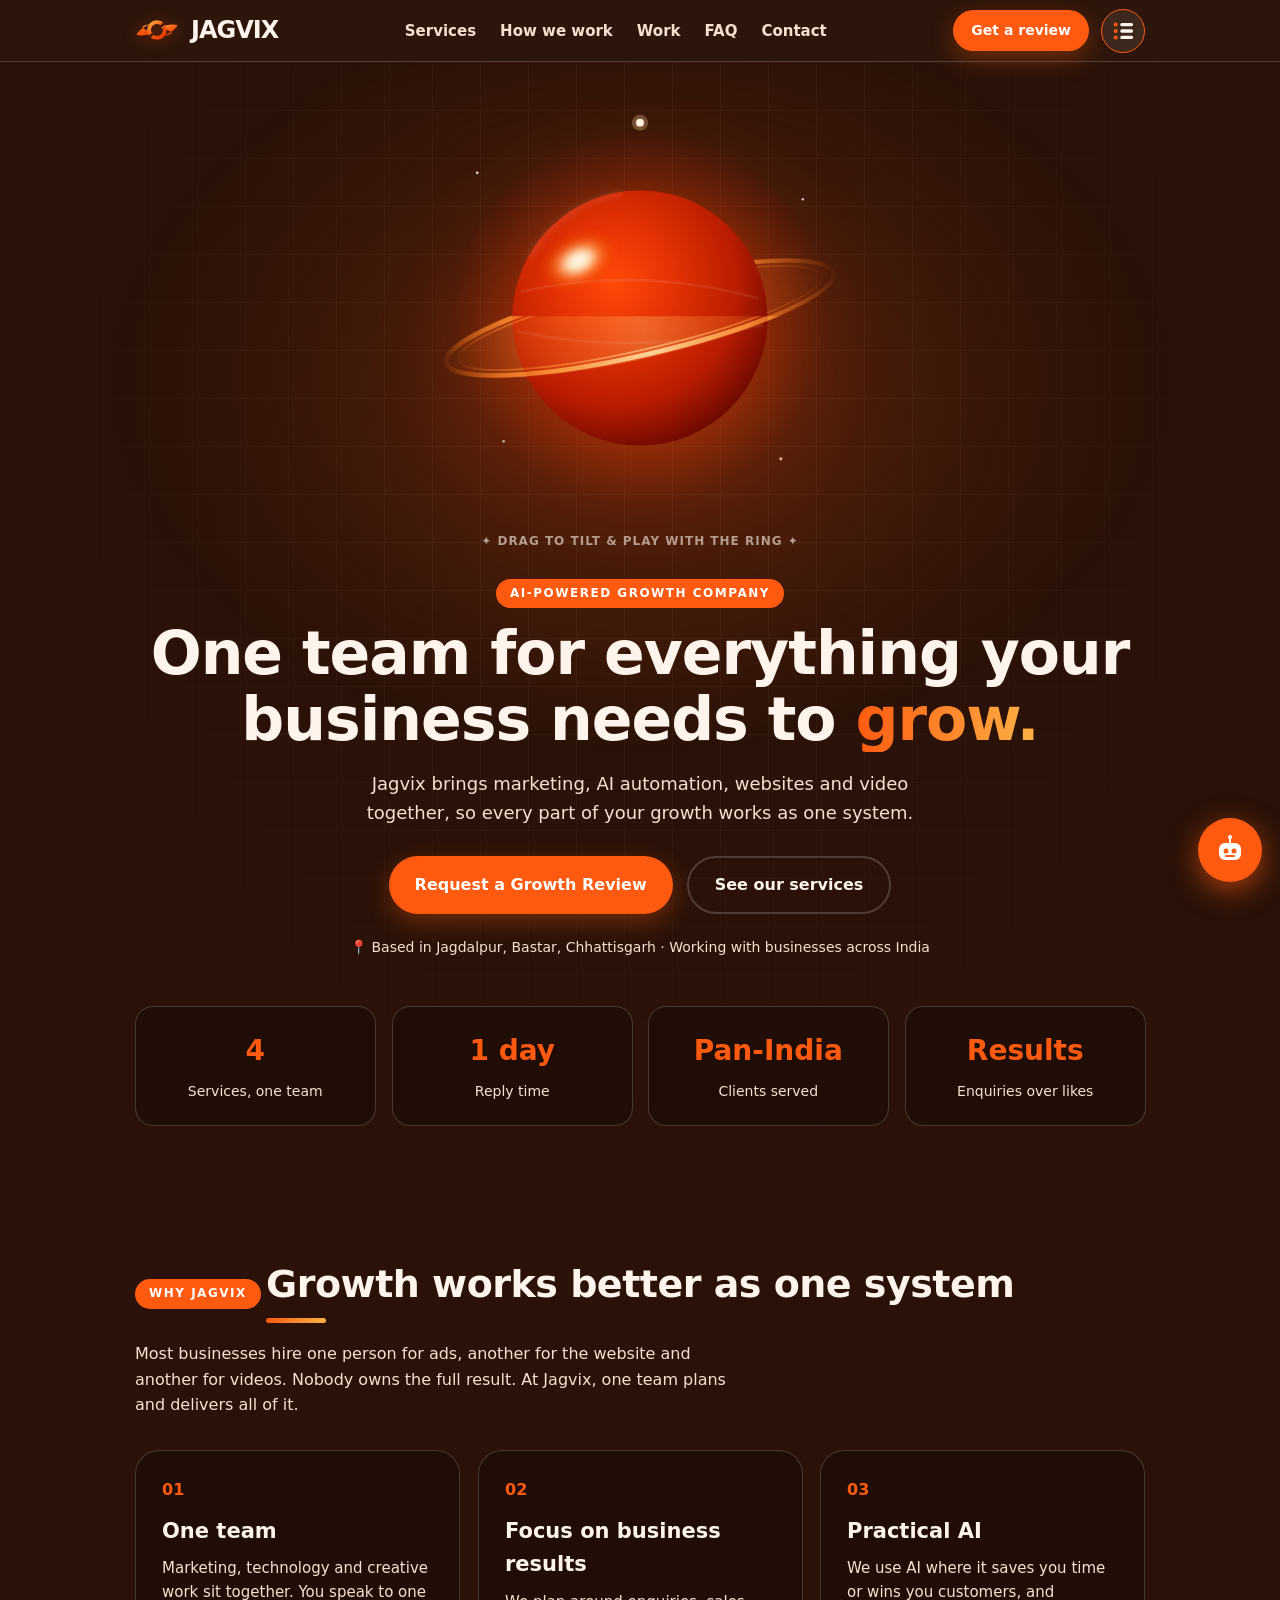
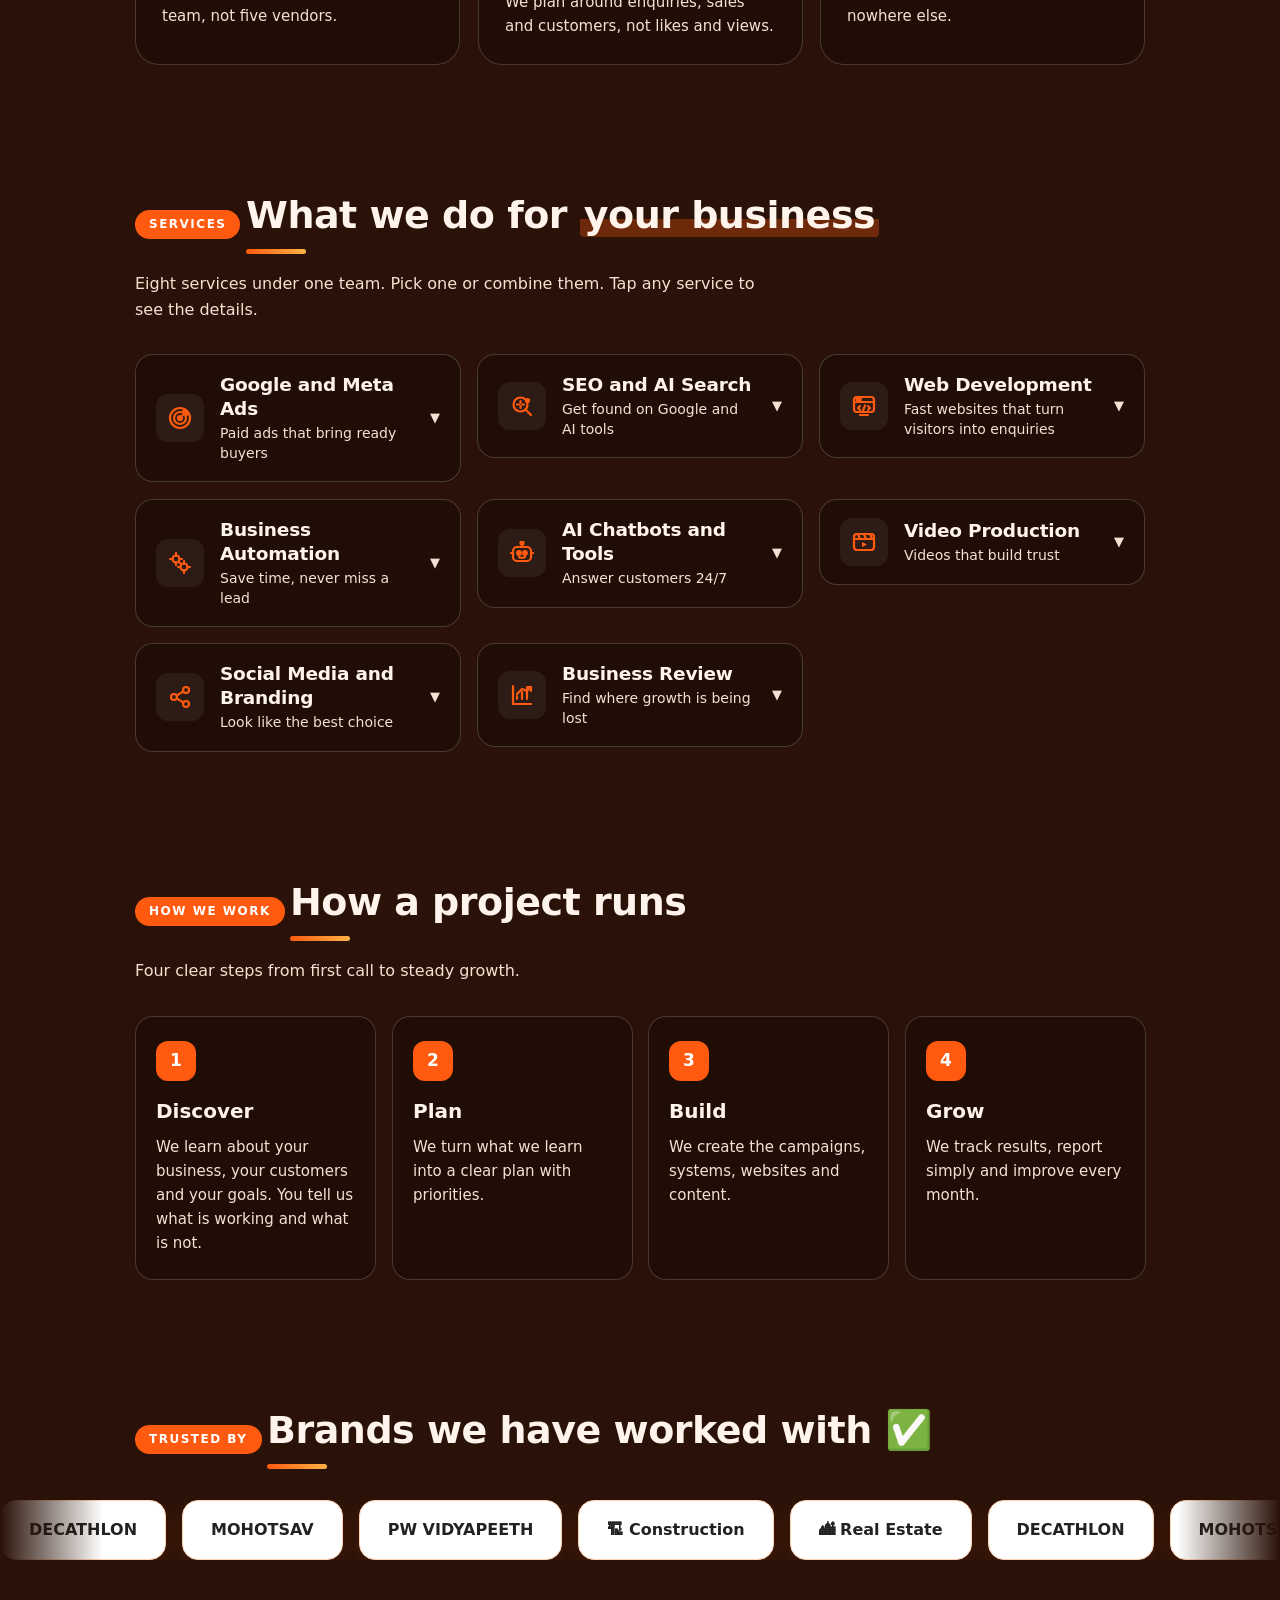
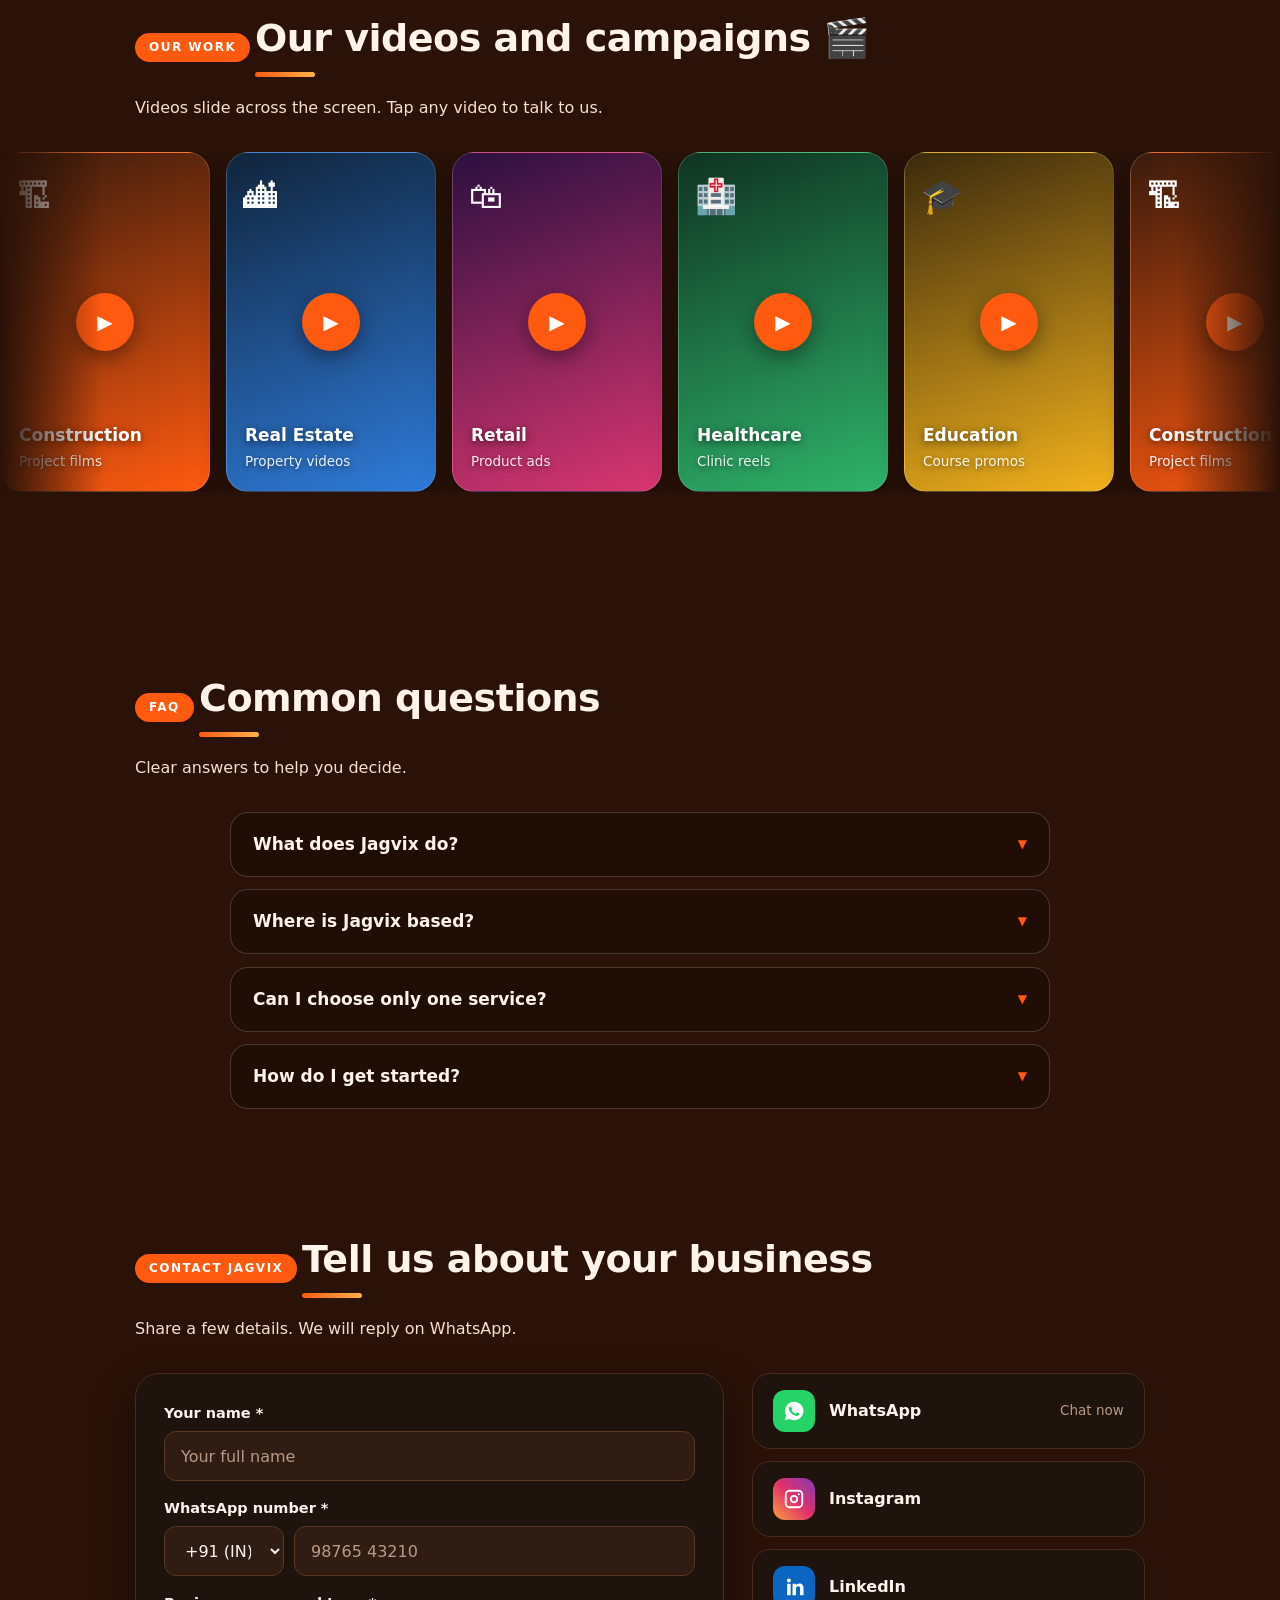
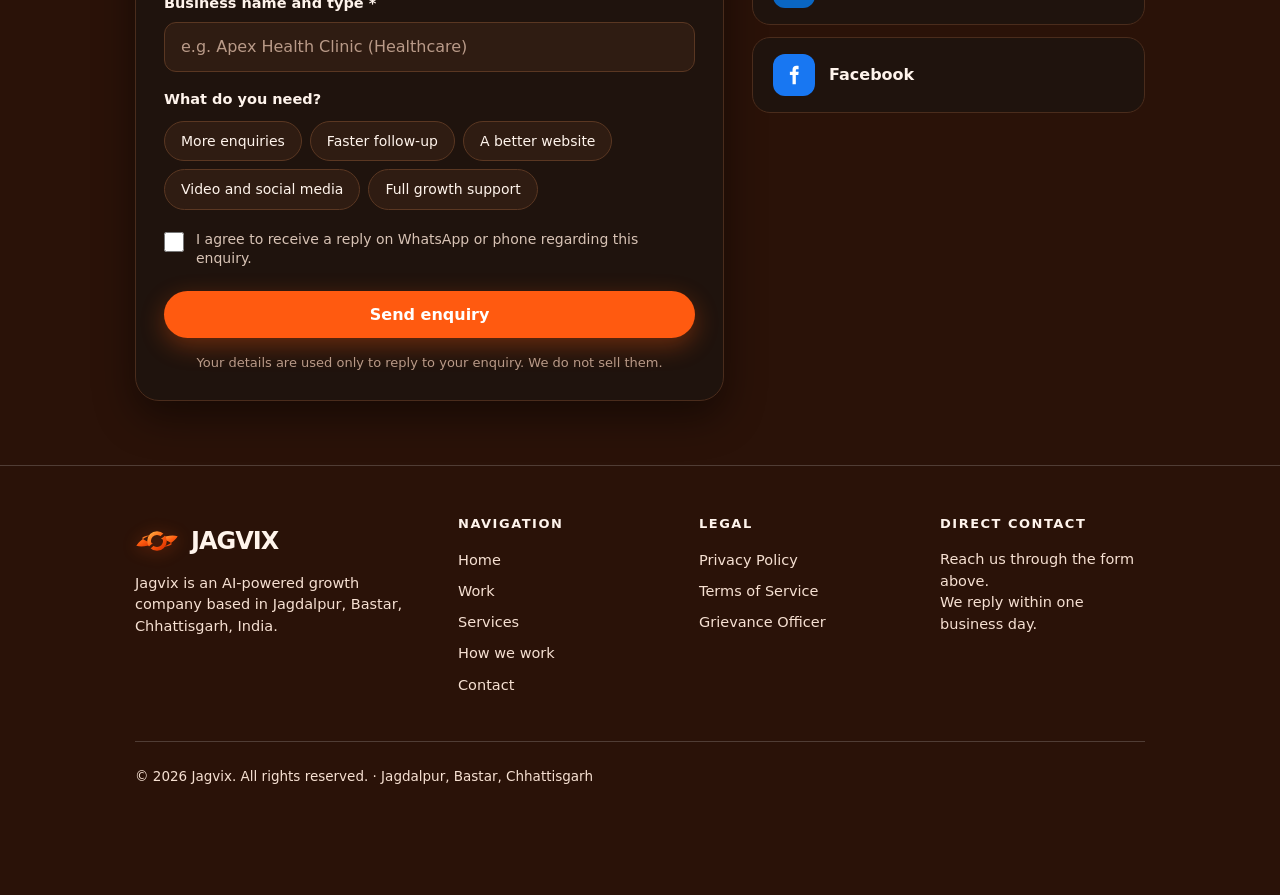
<file: index.html>
<!DOCTYPE html>
<html lang="en">
<head>
  <meta charset="utf-8">
  <meta name="viewport" content="width=device-width, initial-scale=1, viewport-fit=cover">
  <meta http-equiv="X-Content-Type-Options" content="nosniff">
  <meta http-equiv="Content-Security-Policy" content="default-src 'self' 'unsafe-inline' data:; form-action 'self' https://wa.me; object-src 'none'; base-uri 'self';">
  <meta name="description" content="Jagvix is an AI-powered growth company based in Jagdalpur, Bastar, Chhattisgarh. Marketing, AI automation, websites and video production under one team.">
  <meta name="theme-color" content="#2a1208">
  <title>Jagvix — AI-Powered Growth Company</title>

  <style>
    /* ==========================================================================
       1. DESIGN SYSTEM & CSS VARIABLES
       ========================================================================== */
    :root {
      /* Brand palette */
      --or: #ff5a10;
      --or-light: #ff8a3d;
      --or-deep: #e8400a;
      --amber: #ffb347;

      /* Dark browns */
      --bg-dark-base: #120b08;
      --bg-hero: #2a1208;
      --bg-why: #1d130e;
      --bg-work: #160d09;
      --bg-contact: #160d09;

      /* Section backgrounds */
      --bg-services: #fff3e8;
      --bg-process: #d9631a;
      --bg-faq: #fff3e8;

      /* Light / cream */
      --cream-base: #fff8f3;
      --cream-card: #fffaf6;
      --cream-alt: #fff3e8;
      --border-light: #ffd2b3;
      --border-light-soft: #f1d9c9;

      /* Active theme variables (Driven by scroll observer) */
      --page-bg: #2a1208;
      --tx: #fff4ec;
      --mut: #f6e0d2;
      --card: rgba(255, 255, 255, 0.08);
      --line: rgba(255, 255, 255, 0.16);
      --header-bg: rgba(46, 23, 12, 0.88);
      --menu-btn-fg: #fff4ec;
      --menu-btn-bg: rgba(255, 255, 255, 0.06);

      /* Shape & Typography */
      --font-stack: system-ui, -apple-system, "Segoe UI", Roboto, sans-serif;
      --radius-sm: 12px;
      --radius-md: 18px;
      --radius-lg: 24px;
      --radius-pill: 99px;
      --glow: 0 8px 24px rgba(255, 90, 16, 0.33);
      --glow-strong: 0 10px 32px rgba(255, 90, 16, 0.45);
    }

    /* Reset & Base */
    *, *::before, *::after {
      box-sizing: border-box;
      margin: 0;
      padding: 0;
    }

    html {
      scroll-behavior: smooth;
      scroll-padding-top: 70px;
      font-family: var(--font-stack);
      -webkit-text-size-adjust: 100%;
    }

    body {
      background-color: var(--page-bg);
      color: var(--tx);
      font-size: 16px;
      line-height: 1.6;
      transition: background-color 0.6s ease, color 0.6s ease;
      overflow-x: hidden;
      min-height: 100vh;
      display: flex;
      flex-direction: column;
    }

    a {
      color: inherit;
      text-decoration: none;
    }

    button, input, select, textarea {
      font-family: inherit;
      font-size: 16px;
    }

    /* Container */
    .w {
      max-width: 1050px;
      margin: 0 auto;
      padding: 0 20px;
      width: 100%;
    }

    /* Sections */
    section {
      padding: 64px 0;
      position: relative;
    }

    /* Scroll progress bar */
    #progress-bar {
      position: fixed;
      top: 0;
      left: 0;
      height: 3px;
      width: 0%;
      background: linear-gradient(90deg, var(--or), var(--amber));
      z-index: 1000;
      pointer-events: none;
      transition: width 0.1s ease-out;
    }

    /* Section Tag ("tag"): small orange pill (#ff5a10, white text, 12px bold, 1.5px letter-spacing, uppercase, 99px radius, padding 5px 14px) */
    .tag {
      display: inline-block;
      background: var(--or);
      color: #ffffff;
      font-size: 12px;
      font-weight: 700;
      letter-spacing: 1.5px;
      text-transform: uppercase;
      border-radius: var(--radius-pill);
      padding: 5px 14px;
      margin-bottom: 12px;
      width: fit-content;
    }

    /* Typography */
    h1 {
      font-size: clamp(34px, 7vw, 60px);
      line-height: 1.1;
      letter-spacing: -1px;
      font-weight: 800;
      margin-bottom: 18px;
    }

    .grow-grad {
      background: linear-gradient(90deg, var(--or), var(--amber));
      -webkit-background-clip: text;
      background-clip: text;
      color: transparent;
      display: inline-block;
    }

    h2 {
      font-size: clamp(26px, 5vw, 38px);
      line-height: 1.2;
      font-weight: 800;
      letter-spacing: -0.5px;
      margin-bottom: 8px;
      display: inline-block;
      position: relative;
    }

    /* Heading decoration: every h2 has 60px x 5px rounded bar underneath (#ff5a10 -> #ffb347) */
    h2::after {
      content: "";
      display: block;
      width: 60px;
      height: 5px;
      border-radius: var(--radius-pill);
      background: linear-gradient(90deg, var(--or), var(--amber));
      margin-top: 10px;
    }

    /* Highlighted words: marker underline */
    .hl {
      background: linear-gradient(transparent 58%, rgba(255, 90, 16, 0.32) 58%);
      padding: 0 4px;
      border-radius: 4px;
    }

    .sub {
      color: var(--mut);
      font-size: 16px;
      line-height: 1.6;
      margin-top: 10px;
      margin-bottom: 32px;
      max-width: 620px;
      transition: color 0.6s ease;
    }

    /* Buttons */
    .btn {
      display: inline-flex;
      align-items: center;
      justify-content: center;
      background: var(--or);
      color: #ffffff;
      padding: 14px 26px;
      border-radius: var(--radius-pill);
      font-weight: 700;
      font-size: 16px;
      border: none;
      cursor: pointer;
      box-shadow: var(--glow);
      transition: transform 0.25s ease, box-shadow 0.25s ease, background-color 0.25s ease;
      text-align: center;
      text-decoration: none;
    }

    .btn:hover {
      transform: translateY(-2px);
      box-shadow: var(--glow-strong);
      background: var(--or-light);
    }

    .btn:active {
      transform: translateY(0);
    }

    .btn.btn-outline {
      background: transparent;
      border: 2px solid var(--line);
      color: var(--tx);
      box-shadow: none;
    }

    .btn.btn-outline:hover {
      border-color: var(--or);
      color: var(--or);
      transform: translateY(-2px);
      box-shadow: 0 4px 16px rgba(255, 90, 16, 0.15);
    }

    /* Reveal Animation (fade in & slide up 26px, 0.7s) */
    .rv {
      opacity: 0;
      transform: translateY(26px);
      transition: opacity 0.7s cubic-bezier(0.16, 1, 0.3, 1), transform 0.7s cubic-bezier(0.16, 1, 0.3, 1);
      will-change: opacity, transform;
    }

    .rv.in {
      opacity: 1;
      transform: translateY(0);
    }

    /* Card base hover effect (lift -4px, orange border, soft orange shadow) */
    .card-hoverable {
      transition: transform 0.3s cubic-bezier(0.25, 0.8, 0.25, 1), border-color 0.3s ease, box-shadow 0.3s ease;
    }

    .card-hoverable:hover {
      transform: translateY(-4px);
      border-color: var(--or) !important;
      box-shadow: var(--glow) !important;
    }

    /* ==========================================================================
       3. HEADER & MENU
       ========================================================================== */
    header {
      position: sticky;
      top: 0;
      z-index: 100;
      height: 62px;
      background-color: var(--header-bg);
      backdrop-filter: blur(12px);
      -webkit-backdrop-filter: blur(12px);
      border-bottom: 1px solid var(--line);
      padding-top: env(safe-area-inset-top, 0px);
      transition: background-color 0.6s ease, border-color 0.6s ease;
    }

    .header-nav {
      display: flex;
      align-items: center;
      justify-content: space-between;
      height: 100%;
      position: relative;
    }

    .logo {
      display: inline-flex;
      align-items: center;
      gap: 12px;
      font-weight: 900;
      font-size: 24px;
      letter-spacing: -1px;
      color: var(--tx);
      transition: color 0.6s ease;
    }

    /* Official Jagvix logo icon SVG */
    .jv-logo-svg {
      flex-shrink: 0;
      width: 44px;
      height: 36px;
      filter: drop-shadow(0 2px 8px rgba(255, 90, 16, 0.35));
    }

    .nav-links {
      display: flex;
      gap: 24px;
      font-size: 15px;
      font-weight: 600;
      color: var(--mut);
      transition: color 0.6s ease;
    }

    .nav-links a {
      transition: color 0.2s ease;
    }

    .nav-links a:hover {
      color: var(--or);
    }

    .header-actions {
      display: flex;
      align-items: center;
      gap: 12px;
    }

    .header-btn {
      padding: 9px 18px;
      font-size: 14px;
    }

    /* Menu Button: round 44x44px, transparent/card background, 1.5px solid orange border */
    #menu-btn {
      width: 44px;
      height: 44px;
      border-radius: var(--radius-pill);
      background: var(--menu-btn-bg);
      border: 1.5px solid var(--or);
      color: var(--menu-btn-fg);
      display: grid;
      place-items: center;
      cursor: pointer;
      position: relative;
      transition: background-color 0.25s ease, color 0.25s ease, transform 0.2s ease;
      padding: 0;
    }

    #menu-btn:hover {
      transform: scale(1.04);
    }

    #menu-btn svg {
      width: 22px;
      height: 22px;
      display: block;
      color: currentColor;
    }

    #menu-btn .close-icon {
      display: none;
      font-size: 22px;
      font-weight: 700;
      line-height: 1;
      color: #ffffff;
    }

    #menu-btn.open {
      background: var(--or) !important;
      border-color: var(--or) !important;
      color: #ffffff !important;
    }

    #menu-btn.open .list-icon {
      display: none;
    }

    #menu-btn.open .close-icon {
      display: block;
    }

    /* Dropdown Menu (Solid cream #fffaf6, border #ffd2b3, NEVER transparent) */
    #menu-dropdown {
      display: none;
      position: absolute;
      right: 20px;
      top: 66px;
      width: 250px;
      background: #fffaf6 !important;
      border: 1px solid var(--border-light) !important;
      border-radius: var(--radius-md);
      padding: 10px 8px;
      box-shadow: 0 20px 50px rgba(0, 0, 0, 0.28);
      z-index: 110;
      opacity: 0;
      transform: translateY(-8px);
      transition: opacity 0.25s ease, transform 0.25s ease;
    }

    #menu-dropdown.open {
      display: block;
      opacity: 1;
      transform: translateY(0);
    }

    #menu-dropdown small {
      display: block;
      padding: 6px 14px 2px;
      color: var(--or-deep);
      font-size: 11px;
      letter-spacing: 1.5px;
      font-weight: 800;
      text-transform: uppercase;
    }

    #menu-dropdown a {
      display: flex;
      align-items: center;
      gap: 12px;
      padding: 10px 14px;
      border-radius: var(--radius-sm);
      font-size: 14.5px;
      font-weight: 600;
      color: #2a160c !important;
      transition: background 0.2s ease, color 0.2s ease;
    }

    #menu-dropdown a:hover {
      background: var(--or) !important;
      color: #ffffff !important;
    }

    #menu-dropdown hr {
      border: 0;
      border-top: 1px solid var(--border-light-soft);
      margin: 6px 0;
    }

    @media (max-width: 720px) {
      .nav-links {
        display: none;
      }
    }

    /* ==========================================================================
       4. HERO SECTION & SATURN PLANET (BIG, SMOOTH, INTERACTIVE, ZIGZAG INTRO)
       ========================================================================== */
    .hero {
      padding-top: 36px;
      padding-bottom: 72px;
      text-align: center;
      position: relative;
      overflow: hidden;
    }

    .hero::before {
      content: "";
      position: absolute;
      inset: 0;
      background:
        radial-gradient(750px 520px at 50% 28%, rgba(255, 90, 16, 0.28), transparent 72%),
        linear-gradient(rgba(255, 255, 255, 0.04) 1px, transparent 1px) 0 0 / 48px 48px,
        linear-gradient(90deg, rgba(255, 255, 255, 0.04) 1px, transparent 1px) 0 0 / 48px 48px;
      mask-image: radial-gradient(ellipse at 50% 32%, #000 20%, transparent 75%);
      -webkit-mask-image: radial-gradient(ellipse at 50% 32%, #000 20%, transparent 75%);
      pointer-events: none;
    }

    .hero .w {
      position: relative;
      z-index: 2;
    }

    /* Saturn 3D Interactive Stage */
    .planet-stage {
      margin: 0 auto 16px;
      display: flex;
      flex-direction: column;
      align-items: center;
      justify-content: center;
      perspective: 1200px;
      position: relative;
    }

    /* Big Saturn Planet Container (Sized generously for impact) */
    .planet-3d-model {
      width: clamp(320px, 46vw, 440px);
      height: clamp(320px, 46vw, 440px);
      aspect-ratio: 1;
      position: relative;
      transform-style: preserve-3d;
      cursor: grab;
      user-select: none;
      -webkit-user-select: none;
      touch-action: none;
      filter: drop-shadow(0 14px 50px rgba(232, 56, 13, 0.45));
      transition: filter 0.3s ease;
    }

    .planet-3d-model:active {
      cursor: grabbing;
    }

    /* Zigzag Entrance Animation on Page Open */
    .planet-3d-model.intro-zigzag {
      animation: planetZigzagIntro 1.85s cubic-bezier(0.16, 1, 0.3, 1) forwards;
      will-change: transform, opacity;
    }

    @keyframes planetZigzagIntro {
      0% {
        opacity: 0;
        transform: translate3d(-150px, -120px, 0) scale(0.55) rotate(-20deg);
      }
      22% {
        opacity: 0.95;
        transform: translate3d(130px, -55px, 0) scale(0.78) rotate(15deg);
      }
      48% {
        opacity: 1;
        transform: translate3d(-75px, 25px, 0) scale(0.9) rotate(-8deg);
      }
      74% {
        opacity: 1;
        transform: translate3d(40px, -10px, 0) scale(1.02) rotate(4deg);
      }
      88% {
        opacity: 1;
        transform: translate3d(-10px, 4px, 0) scale(0.99) rotate(-1deg);
      }
      100% {
        opacity: 1;
        transform: translate3d(0, 0, 0) scale(1) rotate(0deg);
      }
    }

    /* Idle Gentle Floating Loop */
    .planet-3d-model.idle-float {
      animation: float-planet 4.5s ease-in-out infinite;
      will-change: transform;
    }

    @keyframes float-planet {
      0%, 100% {
        transform: translate3d(0, 0, 0);
      }
      50% {
        transform: translate3d(0, -14px, 0);
      }
    }

    .saturn-svg {
      width: 100%;
      height: 100%;
      display: block;
      overflow: visible;
    }

    /* Interactive hint badge */
    .planet-hint {
      font-size: 12px;
      font-weight: 700;
      letter-spacing: 1px;
      text-transform: uppercase;
      color: rgba(255, 244, 236, 0.6);
      margin-top: -6px;
      margin-bottom: 12px;
      display: inline-flex;
      align-items: center;
      gap: 6px;
      pointer-events: none;
      transition: opacity 0.4s ease;
    }

    .planet-3d-model:hover + .planet-hint {
      color: var(--amber);
    }

    /* Orbiting satellite speck spin */
    @keyframes orbit-speck {
      0% {
        transform: rotate(0deg);
      }
      100% {
        transform: rotate(360deg);
      }
    }

    /* Ring pulse when hovered */
    .saturn-ring-group {
      transition: filter 0.3s ease, opacity 0.3s ease;
    }

    .planet-3d-model:hover .saturn-ring-group {
      filter: drop-shadow(0 0 20px rgba(255, 140, 40, 0.75));
    }

    .hero-lead {
      color: var(--mut);
      font-size: 18px;
      max-width: 620px;
      margin: 16px auto 28px;
      transition: color 0.6s ease;
    }

    .hero-actions {
      display: flex;
      gap: 14px;
      justify-content: center;
      flex-wrap: wrap;
      margin-bottom: 22px;
    }

    .hero-location {
      font-size: 14px;
      color: var(--mut);
      margin-top: 14px;
      transition: color 0.6s ease;
    }

    /* Stats Grid */
    .stats-grid {
      display: grid;
      grid-template-columns: repeat(auto-fit, minmax(180px, 1fr));
      gap: 16px;
      margin-top: 48px;
    }

    .stat-card {
      background: var(--card);
      border: 1px solid var(--line);
      border-radius: var(--radius-md);
      padding: 22px 18px;
      text-align: center;
      backdrop-filter: blur(8px);
      -webkit-backdrop-filter: blur(8px);
      transition: transform 0.3s ease, border-color 0.3s ease, box-shadow 0.3s ease, background 0.6s ease, border 0.6s ease;
    }

    .stat-card b {
      display: block;
      font-size: 28px;
      color: var(--or);
      font-weight: 800;
      margin-bottom: 4px;
    }

    .stat-card span {
      font-size: 14px;
      color: var(--mut);
      transition: color 0.6s ease;
    }

    /* ==========================================================================
       5. WHY JAGVIX (#why)
       ========================================================================== */
    .grid-3 {
      display: grid;
      grid-template-columns: repeat(auto-fit, minmax(240px, 1fr));
      gap: 18px;
    }

    .card {
      background: var(--card);
      border: 1px solid var(--line);
      border-radius: var(--radius-lg);
      padding: 26px;
      backdrop-filter: blur(8px);
      -webkit-backdrop-filter: blur(8px);
      transition: transform 0.3s ease, border-color 0.3s ease, box-shadow 0.3s ease, background 0.6s ease, border 0.6s ease;
    }

    .card .num {
      color: var(--or);
      font-weight: 800;
      font-size: 16px;
      display: inline-block;
      margin-bottom: 12px;
    }

    .card h3 {
      font-size: 21px;
      margin-bottom: 8px;
      font-weight: 700;
      color: var(--tx);
      transition: color 0.6s ease;
    }

    .card p {
      color: var(--mut);
      font-size: 15px;
      line-height: 1.6;
      transition: color 0.6s ease;
    }

    /* ==========================================================================
       6. SERVICES (#services) — BOLD, EMOJI-FREE, RESPONSIVE ICONS
       ========================================================================== */
    .services-grid {
      display: grid;
      grid-template-columns: repeat(auto-fit, minmax(280px, 1fr));
      gap: 16px;
      align-items: start;
    }

    @media (max-width: 640px) {
      .services-grid {
        grid-template-columns: 1fr;
        gap: 12px;
      }
    }

    .services-grid details {
      background: var(--card);
      border: 1px solid var(--line);
      border-radius: var(--radius-md);
      overflow: hidden;
      padding: 0;
      transition: border-color 0.25s ease, box-shadow 0.25s ease, background 0.6s ease;
    }

    .services-grid details[open] {
      border-color: var(--or) !important;
      box-shadow: 0 10px 30px rgba(255, 90, 16, 0.22);
    }

    .services-grid summary {
      padding: 18px 20px;
      display: flex;
      align-items: center;
      gap: 16px;
      cursor: pointer;
      list-style: none;
      user-select: none;
    }

    .services-grid summary::-webkit-details-marker {
      display: none;
    }

    /* Bespoke Vector Icon Tile */
    .service-ico {
      flex: none;
      width: 48px;
      height: 48px;
      border-radius: var(--radius-sm);
      background: rgba(128, 128, 128, 0.12);
      display: grid;
      place-items: center;
      color: var(--or);
      transition: background 0.25s ease, color 0.25s ease, transform 0.25s ease;
    }

    .service-ico svg {
      width: 24px;
      height: 24px;
      display: block;
    }

    .services-grid details[open] .service-ico {
      background: var(--or);
      color: #ffffff;
      transform: scale(1.05);
      box-shadow: 0 4px 16px rgba(255, 90, 16, 0.4);
    }

    .service-tx {
      flex: 1;
      min-width: 0;
    }

    .service-tx h3 {
      font-size: clamp(17px, 2vw, 18.5px);
      font-weight: 800;
      margin: 0;
      line-height: 1.3;
      color: var(--tx);
      letter-spacing: -0.2px;
      transition: color 0.6s ease;
    }

    .service-tx .subline {
      color: var(--mut);
      font-size: 14px;
      font-weight: 500;
      display: block;
      margin-top: 3px;
      line-height: 1.4;
      transition: color 0.6s ease;
    }

    .service-arrow {
      flex: none;
      color: var(--mut);
      font-size: 13px;
      transition: transform 0.25s ease, color 0.25s ease;
    }

    .services-grid details[open] .service-arrow {
      transform: rotate(180deg);
      color: var(--or);
    }

    /* Open Content Area (Emoji-free, bold vector check indicators) */
    .service-content {
      padding: 10px 22px 22px;
      color: var(--mut);
      font-size: 15px;
      border-top: 1px solid var(--line);
      transition: color 0.6s ease, border-color 0.6s ease;
    }

    .service-content ul {
      list-style: none;
      padding-top: 6px;
    }

    .service-content li {
      margin: 10px 0;
      display: flex;
      align-items: center;
      gap: 12px;
      font-weight: 600;
      color: var(--tx);
      line-height: 1.4;
    }

    .bullet-check {
      flex: none;
      width: 20px;
      height: 20px;
      border-radius: 50%;
      background: rgba(255, 90, 16, 0.15);
      color: var(--or);
      display: grid;
      place-items: center;
    }

    .bullet-check svg {
      width: 12px;
      height: 12px;
      display: block;
    }

    .service-content a {
      display: inline-block;
      margin-top: 14px;
      color: var(--or);
      font-weight: 800;
      font-size: 15px;
      transition: color 0.2s ease, transform 0.2s ease;
    }

    .service-content a:hover {
      color: var(--or-light);
      transform: translateX(4px);
    }

    /* ==========================================================================
       7. HOW WE WORK (#process)
       ========================================================================== */
    .steps-grid {
      display: grid;
      grid-template-columns: repeat(auto-fit, minmax(210px, 1fr));
      gap: 16px;
    }

    .step-card {
      background: var(--card);
      border: 1px solid var(--line);
      border-radius: var(--radius-md);
      padding: 24px 20px;
      backdrop-filter: blur(8px);
      -webkit-backdrop-filter: blur(8px);
      transition: transform 0.3s ease, border-color 0.3s ease, box-shadow 0.3s ease, background 0.6s ease, border 0.6s ease;
    }

    .step-num {
      width: 40px;
      height: 40px;
      border-radius: var(--radius-sm);
      background: var(--or);
      color: #ffffff;
      font-weight: 800;
      display: grid;
      place-items: center;
      margin-bottom: 14px;
      font-size: 17px;
    }

    .step-card h3 {
      font-size: 20px;
      font-weight: 700;
      margin-bottom: 8px;
      color: var(--tx);
      transition: color 0.6s ease;
    }

    .step-card p {
      color: var(--mut);
      font-size: 15px;
      line-height: 1.6;
      transition: color 0.6s ease;
    }

    /* ==========================================================================
       8. OUR WORK (#work)
       ========================================================================== */
    .marquee-wrapper {
      overflow: hidden;
      margin: 24px 0 56px;
      position: relative;
      mask-image: linear-gradient(90deg, transparent, #000 8%, #000 92%, transparent);
      -webkit-mask-image: linear-gradient(90deg, transparent, #000 8%, #000 92%, transparent);
    }

    .marquee-track {
      display: flex;
      gap: 16px;
      width: max-content;
      animation: marquee-scroll 28s linear infinite;
      will-change: transform;
    }

    .marquee-track.slow {
      animation-duration: 45s;
    }

    .marquee-wrapper:hover .marquee-track,
    .marquee-track.paused {
      animation-play-state: paused;
    }

    @keyframes marquee-scroll {
      0% {
        transform: translateX(0);
      }
      100% {
        transform: translateX(-50%);
      }
    }

    .client-card {
      background: #ffffff;
      color: #222222;
      border-radius: 16px;
      padding: 16px 28px;
      font-weight: 800;
      font-size: 16px;
      white-space: nowrap;
      border: 1px solid var(--border-light);
      box-shadow: 0 6px 20px rgba(255, 90, 16, 0.12);
      animation: float-card 5s ease-in-out infinite;
      display: inline-flex;
      align-items: center;
      gap: 8px;
      flex-shrink: 0;
    }

    .client-card:nth-child(2n) {
      animation-delay: 1.2s;
    }

    .client-card:nth-child(3n) {
      animation-delay: 2.4s;
    }

    @keyframes float-card {
      0%, 100% {
        transform: translateY(0);
      }
      50% {
        transform: translateY(-8px);
      }
    }

    /* Video cards (210x340px, radius 22px, dark gradient, circular play btn) */
    .video-card {
      width: 210px;
      height: 340px;
      border-radius: 22px;
      flex: none;
      position: relative;
      overflow: hidden;
      display: flex;
      flex-direction: column;
      justify-content: flex-end;
      padding: 18px;
      color: #ffffff;
      border: 1px solid rgba(255, 255, 255, 0.16);
      box-shadow: 0 10px 30px rgba(0, 0, 0, 0.35);
      transition: transform 0.3s ease, border-color 0.3s ease, box-shadow 0.3s ease;
      cursor: pointer;
      text-decoration: none;
    }

    .video-card:hover {
      transform: translateY(-6px) scale(1.02);
      border-color: var(--or);
      box-shadow: 0 16px 36px rgba(255, 90, 16, 0.35);
    }

    .video-card .vid-emoji {
      position: absolute;
      top: 16px;
      left: 16px;
      font-size: 34px;
    }

    .video-card .vid-play-btn {
      position: absolute;
      top: 50%;
      left: 50%;
      transform: translate(-50%, -50%);
      width: 58px;
      height: 58px;
      border-radius: 50%;
      background: var(--or);
      display: grid;
      place-items: center;
      font-size: 20px;
      color: #ffffff;
      box-shadow: 0 6px 20px rgba(0, 0, 0, 0.4);
      transition: transform 0.25s ease, background 0.25s ease;
    }

    .video-card:hover .vid-play-btn {
      transform: translate(-50%, -50%) scale(1.12);
      background: var(--or-light);
    }

    .video-card b {
      font-size: 17px;
      display: block;
      margin-bottom: 2px;
      text-shadow: 0 2px 8px rgba(0, 0, 0, 0.6);
    }

    .video-card small {
      opacity: 0.9;
      font-size: 13.5px;
      text-shadow: 0 2px 6px rgba(0, 0, 0, 0.6);
    }

    /* ==========================================================================
       9. FAQ (#faq)
       ========================================================================== */
    .faq-list {
      display: grid;
      gap: 12px;
      max-width: 820px;
      margin: 0 auto;
    }

    .faq-item {
      background: var(--card);
      border: 1px solid var(--line);
      border-radius: var(--radius-md);
      padding: 18px 22px;
      transition: border-color 0.25s ease, box-shadow 0.25s ease, background 0.6s ease;
    }

    .faq-item[open] {
      border-color: var(--or);
      box-shadow: 0 8px 24px rgba(255, 90, 16, 0.16);
    }

    .faq-item summary {
      font-weight: 700;
      font-size: 17px;
      cursor: pointer;
      list-style: none;
      display: flex;
      justify-content: space-between;
      align-items: center;
      gap: 12px;
      color: var(--tx);
      user-select: none;
      transition: color 0.6s ease;
    }

    .faq-item summary::-webkit-details-marker {
      display: none;
    }

    .faq-item summary::after {
      content: "▼";
      font-size: 12px;
      color: var(--or);
      transition: transform 0.25s ease;
    }

    .faq-item[open] summary::after {
      transform: rotate(180deg);
    }

    .faq-item p {
      color: var(--mut);
      margin-top: 12px;
      line-height: 1.6;
      font-size: 15.5px;
      transition: color 0.6s ease;
    }

    /* ==========================================================================
       10. CONTACT (#contact) — FIXED SOLID DARK
       ========================================================================== */
    .contact-layout {
      display: grid;
      grid-template-columns: 1.2fr 0.8fr;
      gap: 28px;
      align-items: start;
    }

    @media (max-width: 840px) {
      .contact-layout {
        grid-template-columns: 1fr;
      }
    }

    /* Form card with SOLID FIXED DARK COLORS (#1f130d) */
    .contact-form-card {
      background: #1f130d !important;
      border: 1px solid #4a2c1c !important;
      border-radius: var(--radius-lg);
      padding: 28px;
      display: grid;
      gap: 16px;
      color: #fff4ec !important;
      box-shadow: 0 16px 40px rgba(0, 0, 0, 0.45);
    }

    .form-group {
      display: grid;
      gap: 6px;
    }

    .form-group label {
      font-weight: 600;
      font-size: 14.5px;
      color: #fff4ec !important;
    }

    .form-input,
    .form-select {
      width: 100%;
      height: 50px;
      padding: 0 16px;
      border-radius: var(--radius-sm);
      border: 1px solid #5a3722 !important;
      background: #2f1c12 !important;
      color: #fff4ec !important;
      -webkit-text-fill-color: #fff4ec;
      font-size: 16px;
      outline: none;
      transition: border-color 0.2s ease, box-shadow 0.2s ease;
    }

    .form-input::placeholder {
      color: #b99a88 !important;
      -webkit-text-fill-color: #b99a88;
      opacity: 1;
    }

    .form-input:focus,
    .form-select:focus {
      border-color: var(--or) !important;
      box-shadow: 0 0 0 3px rgba(255, 90, 16, 0.3) !important;
    }

    .phone-row {
      display: grid;
      grid-template-columns: 120px 1fr;
      gap: 10px;
    }

    .chips-group {
      display: flex;
      flex-wrap: wrap;
      gap: 8px;
      margin-top: 4px;
    }

    .chips-group label {
      cursor: pointer;
    }

    .chips-group input {
      display: none;
    }

    .chips-group span {
      display: inline-block;
      padding: 8px 16px;
      border-radius: var(--radius-pill);
      border: 1px solid #5a3722;
      background: #2f1c12;
      color: #fff4ec;
      font-size: 14px;
      font-weight: 500;
      transition: background 0.2s ease, border-color 0.2s ease, color 0.2s ease, transform 0.15s ease;
      user-select: none;
    }

    .chips-group input:checked + span {
      background: var(--or) !important;
      border-color: var(--or) !important;
      color: #ffffff !important;
      font-weight: 600;
      transform: translateY(-1px);
    }

    .checkbox-agree {
      display: flex !important;
      align-items: flex-start;
      gap: 12px;
      font-size: 14px;
      color: #d8c3b5 !important;
      font-weight: 400 !important;
      cursor: pointer;
      line-height: 1.4;
      margin-top: 4px;
    }

    .checkbox-agree input {
      width: 20px;
      height: 20px;
      flex-shrink: 0;
      accent-color: var(--or);
      margin-top: 2px;
      cursor: pointer;
    }

    .form-note {
      color: #b99a88 !important;
      font-size: 13px;
      text-align: center;
      line-height: 1.4;
    }

    /* Social Cards with SOLID FIXED DARK COLORS (#1f130d) */
    .social-stack {
      display: grid;
      gap: 12px;
    }

    .social-card {
      display: flex;
      align-items: center;
      gap: 14px;
      background: #1f130d !important;
      border: 1px solid #4a2c1c !important;
      border-radius: var(--radius-md);
      padding: 16px 20px;
      font-weight: 700;
      color: #fff4ec !important;
      transition: border-color 0.25s ease, transform 0.25s ease, box-shadow 0.25s ease;
      text-decoration: none;
    }

    .social-card:hover {
      border-color: var(--or) !important;
      transform: translateY(-3px);
      box-shadow: 0 8px 24px rgba(255, 90, 16, 0.2);
    }

    .soc-icon {
      width: 42px;
      height: 42px;
      border-radius: var(--radius-sm);
      display: grid;
      place-items: center;
      flex-shrink: 0;
    }

    .soc-icon svg {
      width: 22px;
      height: 22px;
      fill: #ffffff;
    }

    .soc-cta {
      margin-left: auto;
      font-weight: 500;
      font-size: 13.5px;
      color: #b99a88 !important;
    }

    /* ==========================================================================
       11. FOOTER
       ========================================================================== */
    footer {
      border-top: 1px solid var(--line);
      padding: 48px 0 calc(108px + env(safe-area-inset-bottom, 0px));
      color: var(--mut);
      font-size: 14.5px;
      margin-top: auto;
      transition: border-color 0.6s ease, color 0.6s ease;
    }

    .footer-grid {
      display: grid;
      grid-template-columns: 1.4fr 1fr 1fr 1fr;
      gap: 36px;
      margin-bottom: 36px;
    }

    @media (max-width: 820px) {
      .footer-grid {
        grid-template-columns: 1fr 1fr;
        gap: 28px;
      }
    }

    @media (max-width: 500px) {
      .footer-grid {
        grid-template-columns: 1fr;
        gap: 24px;
      }
    }

    .footer-col b {
      display: block;
      color: var(--tx);
      font-size: 13px;
      letter-spacing: 1.5px;
      margin-bottom: 14px;
      font-weight: 800;
      transition: color 0.6s ease;
    }

    .footer-col a {
      display: block;
      margin: 8px 0;
      transition: color 0.2s ease;
    }

    .footer-col a:hover {
      color: var(--or);
    }

    .footer-col p {
      line-height: 1.5;
    }

    .footer-bottom {
      border-top: 1px solid var(--line);
      padding-top: 24px;
      font-size: 13.5px;
      display: flex;
      justify-content: space-between;
      flex-wrap: wrap;
      gap: 12px;
      transition: border-color 0.6s ease;
    }

    /* ==========================================================================
       12. AI ASSISTANT CHATBOT (Bilingual + 24-hr Auto-delete)
       ========================================================================== */
    #chatbot-container {
      position: fixed;
      right: 18px;
      bottom: calc(18px + env(safe-area-inset-bottom, 0px));
      z-index: 900;
    }

    /* 64px Floating action button */
    #chatbot-fab {
      width: 64px;
      height: 64px;
      border-radius: 50%;
      border: none;
      background: var(--or);
      box-shadow: 0 8px 28px rgba(255, 90, 16, 0.6);
      cursor: pointer;
      display: grid;
      place-items: center;
      transition: transform 0.25s ease, box-shadow 0.25s ease, background-color 0.25s ease;
    }

    #chatbot-fab:hover {
      transform: scale(1.06);
      box-shadow: 0 10px 32px rgba(255, 90, 16, 0.75);
    }

    #chatbot-fab svg {
      width: 36px;
      height: 36px;
      display: block;
    }

    /* Chatbot Panel (SOLID CREAM #fffaf6, NEVER TRANSPARENT) */
    #chatbot-panel {
      display: none;
      position: fixed;
      right: 18px;
      bottom: calc(92px + env(safe-area-inset-bottom, 0px));
      max-width: 380px;
      width: calc(100% - 24px);
      height: min(500px, 70dvh);
      background: #fffaf6 !important;
      border: 1px solid var(--border-light) !important;
      border-radius: 22px;
      overflow: hidden;
      flex-direction: column;
      box-shadow: 0 24px 60px rgba(0, 0, 0, 0.45);
      color: #2a160c !important;
      z-index: 950;
      opacity: 0;
      transform: translateY(14px) scale(0.97);
      transition: opacity 0.25s ease, transform 0.25s ease;
    }

    @media (max-width: 720px) {
      #chatbot-panel {
        right: 12px;
        left: 12px;
        width: auto;
        max-width: none;
      }
    }

    #chatbot-panel.open {
      display: flex;
      opacity: 1;
      transform: translateY(0) scale(1);
    }

    .chat-header {
      background: linear-gradient(90deg, var(--or), var(--or-light));
      color: #ffffff !important;
      padding: 14px 18px;
      font-weight: 800;
      font-size: 16px;
      display: flex;
      justify-content: space-between;
      align-items: center;
      flex-shrink: 0;
    }

    .chat-header button {
      background: none;
      border: none;
      color: #ffffff;
      font-size: 24px;
      cursor: pointer;
      line-height: 1;
      padding: 2px 6px;
      border-radius: 4px;
    }

    .chat-header button:hover {
      background: rgba(255, 255, 255, 0.2);
    }

    #chat-messages {
      flex: 1;
      overflow-y: auto;
      padding: 16px;
      display: flex;
      flex-direction: column;
      gap: 12px;
      background: #fffaf6 !important;
    }

    .chat-msg {
      max-width: 86%;
      padding: 11px 15px;
      border-radius: 16px;
      font-size: 14.5px;
      line-height: 1.5;
      word-break: break-word;
      white-space: pre-line;
    }

    .chat-msg.bot {
      background: #ffffff !important;
      color: #2a160c !important;
      border: 1px solid var(--border-light-soft) !important;
      align-self: flex-start;
      border-bottom-left-radius: 4px;
      box-shadow: 0 2px 8px rgba(0, 0, 0, 0.04);
    }

    .chat-msg.user {
      background: var(--or) !important;
      color: #ffffff !important;
      align-self: flex-end;
      border-bottom-right-radius: 4px;
      box-shadow: 0 4px 12px rgba(255, 90, 16, 0.25);
    }

    /* Typing indicator dots */
    .typing-indicator {
      display: inline-flex;
      align-items: center;
      gap: 4px;
      padding: 12px 16px;
    }

    .typing-indicator span {
      width: 7px;
      height: 7px;
      background: var(--or);
      border-radius: 50%;
      animation: typing-bounce 1.2s infinite ease-in-out;
    }

    .typing-indicator span:nth-child(2) {
      animation-delay: 0.2s;
    }

    .typing-indicator span:nth-child(3) {
      animation-delay: 0.4s;
    }

    @keyframes typing-bounce {
      0%, 80%, 100% {
        transform: translateY(0);
        opacity: 0.4;
      }
      40% {
        transform: translateY(-6px);
        opacity: 1;
      }
    }

    .chat-quick-replies {
      display: flex;
      flex-wrap: wrap;
      gap: 6px;
      padding: 0 16px 10px;
      background: #fffaf6 !important;
      flex-shrink: 0;
    }

    .chat-quick-replies button {
      border: 1px solid var(--or);
      background: #ffffff !important;
      color: var(--or-deep) !important;
      border-radius: var(--radius-pill);
      padding: 6px 12px;
      font-size: 12.5px;
      font-weight: 600;
      cursor: pointer;
      transition: background 0.2s ease, color 0.2s ease, transform 0.15s ease;
    }

    .chat-quick-replies button:hover {
      background: var(--or) !important;
      color: #ffffff !important;
      transform: translateY(-1px);
    }

    .chat-input-row {
      display: flex;
      border-top: 1px solid var(--border-light-soft);
      background: #ffffff !important;
      flex-shrink: 0;
    }

    .chat-input-row input {
      flex: 1;
      padding: 14px 16px;
      border: none;
      outline: none;
      font-size: 15px;
      background: #ffffff !important;
      color: #2a160c !important;
      -webkit-text-fill-color: #2a160c;
    }

    .chat-input-row input::placeholder {
      color: #8a7466 !important;
      -webkit-text-fill-color: #8a7466;
    }

    .chat-input-row button {
      border: none;
      background: var(--or);
      color: #ffffff;
      padding: 0 20px;
      font-weight: 700;
      font-size: 15px;
      cursor: pointer;
      transition: background 0.2s ease;
    }

    .chat-input-row button:hover {
      background: var(--or-light);
    }

    .chat-footer-note {
      font-size: 11px;
      color: #8a7466;
      text-align: center;
      padding: 5px 12px;
      background: #fffaf6;
      border-top: 1px solid rgba(241, 217, 201, 0.6);
      flex-shrink: 0;
    }

    /* Accessibility / Reduced Motion */
    @media (prefers-reduced-motion: reduce) {
      html {
        scroll-behavior: auto;
      }
      .planet-3d-model,
      .client-card,
      .marquee-track,
      .rv,
      .typing-indicator span {
        animation: none !important;
        transition: none !important;
        transform: none !important;
        opacity: 1 !important;
      }
    }
  </style>
</head>
<body>

  <!-- Top Scroll Progress Bar (3px gradient #ff5a10 -> #ffb347) -->
  <div id="progress-bar" aria-hidden="true"></div>

  <!-- STICKY HEADER (62px, blur, bottom border) -->
  <header>
    <div class="w header-nav">
      <!-- Logo: Exact Vector Reproduction of Official Jagvix Logo + Wordmark -->
      <a href="#top" class="logo" aria-label="Jagvix Home">
        <svg class="jv-logo-svg" viewBox="0 0 100 80" aria-hidden="true">
          <defs>
            <linearGradient id="jv-logo-grad" x1="10%" y1="0%" x2="90%" y2="100%">
              <stop offset="0%" stop-color="#ffa63d" />
              <stop offset="45%" stop-color="#ff5e12" />
              <stop offset="100%" stop-color="#df3500" />
            </linearGradient>
            <!-- Diagonal Mask Cut (48-degree slit) -->
            <mask id="jv-cut-mask">
              <rect width="100" height="80" fill="#ffffff" />
              <rect x="47" y="10" width="6" height="60" fill="#000000" transform="rotate(48 50 40)" />
            </mask>
          </defs>

          <!-- Outer Orbit Crescent Wings -->
          <!-- Left crescent wing -->
          <path d="M 36,27 C 22,31 9,41 3,51 C 15,54 30,52 41,45 C 31,43 19,37 16,33 C 21,29 28,27 36,27 Z" fill="url(#jv-logo-grad)" />
          <!-- Right crescent wing -->
          <path d="M 64,53 C 78,49 91,39 97,29 C 85,26 70,28 59,35 C 69,37 81,43 84,47 C 79,51 72,53 64,53 Z" fill="url(#jv-logo-grad)" />

          <!-- Center Ring (Split diagonally into two brackets) -->
          <g mask="url(#jv-cut-mask)">
            <circle cx="50" cy="40" r="18" fill="none" stroke="url(#jv-logo-grad)" stroke-width="8.5" />
          </g>
        </svg>
        JAGVIX
      </a>

      <!-- Desktop Nav Links (Hidden under 720px) -->
      <nav class="nav-links" aria-label="Main Navigation">
        <a href="#services">Services</a>
        <a href="#process">How we work</a>
        <a href="#work">Work</a>
        <a href="#faq">FAQ</a>
        <a href="#contact">Contact</a>
      </nav>

      <!-- Right Actions: Get a review + Round Menu Button -->
      <div class="header-actions">
        <a href="#contact" class="btn header-btn">Get a review</a>

        <!-- Menu button: 44x44px round, 1.5px orange border, 3 dots + 3 bars -->
        <button id="menu-btn" aria-label="Toggle navigation menu" aria-expanded="false" aria-controls="menu-dropdown">
          <svg class="list-icon" viewBox="0 0 24 24" aria-hidden="true">
            <circle cx="4" cy="5" r="2.2" fill="#ff5a10" />
            <rect x="9" y="3.2" width="14" height="3.6" rx="1.8" fill="currentColor" />
            <circle cx="4" cy="12" r="2.2" fill="#ff5a10" />
            <rect x="9" y="10.2" width="14" height="3.6" rx="1.8" fill="currentColor" />
            <circle cx="4" cy="19" r="2.2" fill="#ff5a10" />
            <rect x="9" y="17.2" width="14" height="3.6" rx="1.8" fill="currentColor" />
          </svg>
          <span class="close-icon" aria-hidden="true">✕</span>
        </button>
      </div>

      <!-- Dropdown Menu (Solid Cream #fffaf6, NEVER transparent) -->
      <div id="menu-dropdown" role="menu" aria-label="Quick links">
        <small>EXPLORE</small>
        <a href="#top" role="menuitem">🏠 Home</a>
        <a href="#services" role="menuitem">🛠 Services</a>
        <a href="#process" role="menuitem">🧭 How we work</a>
        <a href="#work" role="menuitem">🎬 Our work</a>
        <a href="#faq" role="menuitem">❓ FAQ</a>
        <a href="#contact" role="menuitem">✉️ Contact</a>
        <hr>
        <small>CONNECT</small>
        <a href="https://wa.me/919876543210" target="_blank" rel="noopener noreferrer" role="menuitem">💬 WhatsApp</a>
        <a href="https://instagram.com/jagvix" target="_blank" rel="noopener noreferrer" role="menuitem">📸 Instagram</a>
        <a href="https://linkedin.com/company/jagvix" target="_blank" rel="noopener noreferrer" role="menuitem">💼 LinkedIn</a>
        <a href="https://facebook.com/jagvix" target="_blank" rel="noopener noreferrer" role="menuitem">👍 Facebook</a>
      </div>
    </div>
  </header>

  <main id="top">
    <!-- =======================================================================
         4. HERO SECTION (SATURN PLANET MATCHING UPLOADED IMAGE)
         ======================================================================= -->
    <section class="hero" data-bg="#2a1208">
      <div class="w">
        <!-- Interactive 3D Saturn Planet Stage (Big, Smooth, Interactive Rings, Zigzag Intro) -->
        <div class="planet-stage">
          <div id="saturn-3d-model" class="planet-3d-model intro-zigzag" role="img" aria-label="Interactive Glowing Saturn Planet">
            <svg id="saturn-svg" class="saturn-svg" viewBox="0 0 500 500">
              <defs>
                <!-- Deep Rich Red-Orange Planet Body Gradient (Matching Image 2) -->
                <radialGradient id="saturn-body-grad" cx="40%" cy="36%" r="75%">
                  <stop offset="0%" stop-color="#ff4a0a" />
                  <stop offset="28%" stop-color="#e83404" />
                  <stop offset="65%" stop-color="#b81c00" />
                  <stop offset="88%" stop-color="#730a00" />
                  <stop offset="100%" stop-color="#3d0300" />
                </radialGradient>

                <!-- Soft Glossy Specular Highlight (The Signature Reflection in Image 2) -->
                <radialGradient id="saturn-gloss-grad" cx="50%" cy="50%" r="50%">
                  <stop offset="0%" stop-color="#ffffff" stop-opacity="1" />
                  <stop offset="26%" stop-color="#fff5ce" stop-opacity="0.9" />
                  <stop offset="55%" stop-color="#ff8d26" stop-opacity="0.45" />
                  <stop offset="85%" stop-color="#e83804" stop-opacity="0.1" />
                  <stop offset="100%" stop-color="#e83804" stop-opacity="0" />
                </radialGradient>

                <!-- Soft Atmosphere Outer Halo -->
                <radialGradient id="saturn-halo-grad" cx="50%" cy="50%" r="50%">
                  <stop offset="0%" stop-color="#ff5a10" stop-opacity="0.5" />
                  <stop offset="70%" stop-color="#e83804" stop-opacity="0.15" />
                  <stop offset="100%" stop-color="#e83804" stop-opacity="0" />
                </radialGradient>

                <!-- Glowing Ring Disc Linear Gradient -->
                <linearGradient id="ring-glow-grad" x1="0%" y1="0%" x2="100%" y2="0%">
                  <stop offset="0%" stop-color="#ff7a18" stop-opacity="0.05" />
                  <stop offset="25%" stop-color="#ff9b3d" stop-opacity="0.85" />
                  <stop offset="50%" stop-color="#ffd599" stop-opacity="1" />
                  <stop offset="75%" stop-color="#ff9b3d" stop-opacity="0.85" />
                  <stop offset="100%" stop-color="#ff7a18" stop-opacity="0.05" />
                </linearGradient>

                <!-- Translucent Ring Body Gradient -->
                <linearGradient id="ring-body-grad" x1="0%" y1="0%" x2="100%" y2="0%">
                  <stop offset="0%" stop-color="#ff5a10" stop-opacity="0" />
                  <stop offset="30%" stop-color="#ff882e" stop-opacity="0.38" />
                  <stop offset="50%" stop-color="#ffba66" stop-opacity="0.48" />
                  <stop offset="70%" stop-color="#ff882e" stop-opacity="0.38" />
                  <stop offset="100%" stop-color="#ff5a10" stop-opacity="0" />
                </linearGradient>

                <!-- Front Half Occlusion ClipPath (cuts upper half so lower half renders in front) -->
                <clipPath id="saturn-front-clip">
                  <rect x="0" y="248" width="500" height="252" />
                </clipPath>

                <!-- Soft Blur Filter for the Glossy Highlight -->
                <filter id="gloss-blur" x="-20%" y="-20%" width="140%" height="140%">
                  <feGaussianBlur stdDeviation="3.5" />
                </filter>
              </defs>

              <!-- Space Atmosphere Glow -->
              <circle cx="250" cy="250" r="215" fill="url(#saturn-halo-grad)" />

              <!-- BACK RING (Renders behind the sphere, tilted at ~13 degrees) -->
              <g id="saturn-ring-back" class="saturn-ring-group" transform="rotate(-13 250 250)">
                <!-- Outer Translucent Ring Belt -->
                <ellipse cx="250" cy="250" rx="230" ry="46" fill="url(#ring-body-grad)" opacity="0.65" />
                <!-- Glowing Core Ring -->
                <ellipse cx="250" cy="250" rx="226" ry="42" fill="none" stroke="url(#ring-glow-grad)" stroke-width="4.5" opacity="0.85" />
                <!-- Thin Inner Ring Edge -->
                <ellipse cx="250" cy="250" rx="212" ry="36" fill="none" stroke="url(#ring-glow-grad)" stroke-width="1.8" opacity="0.5" />
              </g>

              <!-- MAIN PLANET SPHERE (Radius 145, rich glossy red-orange) -->
              <circle cx="250" cy="250" r="145" fill="url(#saturn-body-grad)" />

              <!-- Faint Surface Equatorial Bands -->
              <path d="M 115 220 Q 250 190 385 228 M 110 265 Q 250 295 390 258" stroke="rgba(255, 255, 255, 0.08)" stroke-width="3" fill="none" />

              <!-- SIGNATURE GLOSSY SPECULAR HIGHLIGHT (Matching Image 2 top-left reflection) -->
              <ellipse cx="180" cy="185" rx="52" ry="34" transform="rotate(-26 180 185)" fill="url(#saturn-gloss-grad)" filter="url(#gloss-blur)" />

              <!-- Atmospheric Rim Curve -->
              <path d="M 125 180 A 145 145 0 0 1 230 108" fill="none" stroke="rgba(255, 255, 255, 0.22)" stroke-width="2.5" filter="url(#gloss-blur)" />

              <!-- FRONT RING (Clipped to render in front of the lower half of the sphere) -->
              <g id="saturn-ring-front" class="saturn-ring-group" clip-path="url(#saturn-front-clip)">
                <g transform="rotate(-13 250 250)">
                  <!-- Outer Translucent Ring Belt Front -->
                  <ellipse cx="250" cy="250" rx="230" ry="46" fill="url(#ring-body-grad)" opacity="0.75" />
                  <!-- Glowing Front Core Ring (Intense Neon Glow) -->
                  <ellipse cx="250" cy="250" rx="226" ry="42" fill="none" stroke="url(#ring-glow-grad)" stroke-width="5.5" />
                  <!-- Thin Inner Ring Edge -->
                  <ellipse cx="250" cy="250" rx="212" ry="36" fill="none" stroke="url(#ring-glow-grad)" stroke-width="2.2" opacity="0.65" />
                </g>
              </g>

              <!-- Orbiting Particle Dot (Simulated Satellite on linear spin) -->
              <g style="transform-origin: 250px 250px; animation: orbit-speck 14s linear infinite;">
                <circle cx="250" cy="28" r="4.5" fill="#ffffff" />
                <circle cx="250" cy="28" r="9" fill="#ffd599" opacity="0.3" />
              </g>

              <!-- Distant Stars (matching deep cosmic backdrop) -->
              <circle cx="65" cy="85" r="1.6" fill="#ffffff" opacity="0.8" />
              <circle cx="435" cy="115" r="1.4" fill="#ffffff" opacity="0.75" />
              <circle cx="410" cy="410" r="1.8" fill="#ffd0a8" opacity="0.8" />
              <circle cx="95" cy="390" r="1.5" fill="#ffffff" opacity="0.65" />
            </svg>
          </div>
          <span class="planet-hint" id="planet-hint">✦ Drag to tilt & play with the ring ✦</span>
        </div>

        <span class="tag">AI-POWERED GROWTH COMPANY</span>
        <h1>One team for everything your business needs to <span class="grow-grad">grow.</span></h1>
        <p class="hero-lead">Jagvix brings marketing, AI automation, websites and video together, so every part of your growth works as one system.</p>

        <div class="hero-actions">
          <a href="#contact" class="btn">Request a Growth Review</a>
          <a href="#services" class="btn btn-outline">See our services</a>
        </div>

        <p class="hero-location">📍 Based in Jagdalpur, Bastar, Chhattisgarh · Working with businesses across India</p>

        <!-- Four Stat Cards -->
        <div class="stats-grid">
          <div class="stat-card card-hoverable">
            <b>4</b>
            <span>Services, one team</span>
          </div>
          <div class="stat-card card-hoverable">
            <b>1 day</b>
            <span>Reply time</span>
          </div>
          <div class="stat-card card-hoverable">
            <b>Pan-India</b>
            <span>Clients served</span>
          </div>
          <div class="stat-card card-hoverable">
            <b>Results</b>
            <span>Enquiries over likes</span>
          </div>
        </div>
      </div>
    </section>

    <!-- =======================================================================
         5. WHY JAGVIX (#why, data-bg="#1d130e")
         ======================================================================= -->
    <section id="why" data-bg="#1d130e">
      <div class="w">
        <span class="tag">WHY JAGVIX</span>
        <h2>Growth works better as one system</h2>
        <p class="sub">Most businesses hire one person for ads, another for the website and another for videos. Nobody owns the full result. At Jagvix, one team plans and delivers all of it.</p>

        <div class="grid-3">
          <div class="card card-hoverable">
            <span class="num">01</span>
            <h3>One team</h3>
            <p>Marketing, technology and creative work sit together. You speak to one team, not five vendors.</p>
          </div>
          <div class="card card-hoverable">
            <span class="num">02</span>
            <h3>Focus on business results</h3>
            <p>We plan around enquiries, sales and customers, not likes and views.</p>
          </div>
          <div class="card card-hoverable">
            <span class="num">03</span>
            <h3>Practical AI</h3>
            <p>We use AI where it saves you time or wins you customers, and nowhere else.</p>
          </div>
        </div>
      </div>
    </section>

    <!-- =======================================================================
         6. SERVICES (#services, data-bg="#fff3e8") — BOLD, EMOJI-FREE
         ======================================================================= -->
    <section id="services" data-bg="#fff3e8">
      <div class="w">
        <span class="tag">SERVICES</span>
        <h2>What we do for <span class="hl">your business</span></h2>
        <p class="sub">Eight services under one team. Pick one or combine them. Tap any service to see the details.</p>

        <!-- 8 Collapsible Cards (Emoji-free, bold vector icons, responsive sizing) -->
        <div class="services-grid">
          <!-- 1. Google and Meta Ads -->
          <details name="service-item" class="card-hoverable">
            <summary>
              <span class="service-ico" aria-hidden="true">
                <!-- Precision Target Bullseye SVG -->
                <svg viewBox="0 0 24 24" fill="none" stroke="currentColor" stroke-width="2.2" stroke-linecap="round" stroke-linejoin="round">
                  <circle cx="12" cy="12" r="10" />
                  <circle cx="12" cy="12" r="6" />
                  <circle cx="12" cy="12" r="2" fill="currentColor" />
                  <path d="M19 5l-4.5 4.5" />
                  <path d="M19 5h-4" />
                  <path d="M19 5v4" />
                </svg>
              </span>
              <span class="service-tx">
                <h3>Google and Meta Ads</h3>
                <span class="subline">Paid ads that bring ready buyers</span>
              </span>
              <span class="service-arrow">▼</span>
            </summary>
            <div class="service-content">
              <ul>
                <li>
                  <span class="bullet-check"><svg viewBox="0 0 14 14" aria-hidden="true"><path d="M2.5 7.5L5.5 10.5L11.5 3.5" fill="none" stroke="currentColor" stroke-width="2.4" stroke-linecap="round" stroke-linejoin="round" /></svg></span>
                  <span>Google Search and Display ads</span>
                </li>
                <li>
                  <span class="bullet-check"><svg viewBox="0 0 14 14" aria-hidden="true"><path d="M2.5 7.5L5.5 10.5L11.5 3.5" fill="none" stroke="currentColor" stroke-width="2.4" stroke-linecap="round" stroke-linejoin="round" /></svg></span>
                  <span>Facebook and Instagram ads</span>
                </li>
                <li>
                  <span class="bullet-check"><svg viewBox="0 0 14 14" aria-hidden="true"><path d="M2.5 7.5L5.5 10.5L11.5 3.5" fill="none" stroke="currentColor" stroke-width="2.4" stroke-linecap="round" stroke-linejoin="round" /></svg></span>
                  <span>Lead and sales campaigns</span>
                </li>
                <li>
                  <span class="bullet-check"><svg viewBox="0 0 14 14" aria-hidden="true"><path d="M2.5 7.5L5.5 10.5L11.5 3.5" fill="none" stroke="currentColor" stroke-width="2.4" stroke-linecap="round" stroke-linejoin="round" /></svg></span>
                  <span>Monthly plain-language report</span>
                </li>
              </ul>
              <a href="#contact">Talk to us about this →</a>
            </div>
          </details>

          <!-- 2. SEO and AI Search -->
          <details name="service-item" class="card-hoverable">
            <summary>
              <span class="service-ico" aria-hidden="true">
                <!-- Search Radar with AI Sparks SVG -->
                <svg viewBox="0 0 24 24" fill="none" stroke="currentColor" stroke-width="2.2" stroke-linecap="round" stroke-linejoin="round">
                  <circle cx="10.5" cy="10.5" r="7" />
                  <path d="M15.5 15.5L21 21" />
                  <path d="M10.5 7v2" />
                  <path d="M10.5 12v2" />
                  <path d="M7 10.5h2" />
                  <path d="M12 10.5h2" />
                  <circle cx="17.5" cy="6.5" r="1.5" fill="currentColor" />
                </svg>
              </span>
              <span class="service-tx">
                <h3>SEO and AI Search</h3>
                <span class="subline">Get found on Google and AI tools</span>
              </span>
              <span class="service-arrow">▼</span>
            </summary>
            <div class="service-content">
              <ul>
                <li>
                  <span class="bullet-check"><svg viewBox="0 0 14 14" aria-hidden="true"><path d="M2.5 7.5L5.5 10.5L11.5 3.5" fill="none" stroke="currentColor" stroke-width="2.4" stroke-linecap="round" stroke-linejoin="round" /></svg></span>
                  <span>Local and website SEO</span>
                </li>
                <li>
                  <span class="bullet-check"><svg viewBox="0 0 14 14" aria-hidden="true"><path d="M2.5 7.5L5.5 10.5L11.5 3.5" fill="none" stroke="currentColor" stroke-width="2.4" stroke-linecap="round" stroke-linejoin="round" /></svg></span>
                  <span>Google Business Profile</span>
                </li>
                <li>
                  <span class="bullet-check"><svg viewBox="0 0 14 14" aria-hidden="true"><path d="M2.5 7.5L5.5 10.5L11.5 3.5" fill="none" stroke="currentColor" stroke-width="2.4" stroke-linecap="round" stroke-linejoin="round" /></svg></span>
                  <span>AI search visibility (GEO)</span>
                </li>
                <li>
                  <span class="bullet-check"><svg viewBox="0 0 14 14" aria-hidden="true"><path d="M2.5 7.5L5.5 10.5L11.5 3.5" fill="none" stroke="currentColor" stroke-width="2.4" stroke-linecap="round" stroke-linejoin="round" /></svg></span>
                  <span>Keyword and content plan</span>
                </li>
              </ul>
              <a href="#contact">Talk to us about this →</a>
            </div>
          </details>

          <!-- 3. Web Development -->
          <details name="service-item" class="card-hoverable">
            <summary>
              <span class="service-ico" aria-hidden="true">
                <!-- Browser & Code Brackets SVG -->
                <svg viewBox="0 0 24 24" fill="none" stroke="currentColor" stroke-width="2.2" stroke-linecap="round" stroke-linejoin="round">
                  <rect x="2" y="3" width="20" height="15" rx="3" />
                  <path d="M2 8h20" />
                  <circle cx="5.5" cy="5.5" r="0.8" fill="currentColor" />
                  <circle cx="8" cy="5.5" r="0.8" fill="currentColor" />
                  <path d="M8 12l-2 2 2 2" />
                  <path d="M16 12l2 2-2 2" />
                  <path d="M13 11.5l-2 5" />
                  <path d="M8 21h8" />
                </svg>
              </span>
              <span class="service-tx">
                <h3>Web Development</h3>
                <span class="subline">Fast websites that turn visitors into enquiries</span>
              </span>
              <span class="service-arrow">▼</span>
            </summary>
            <div class="service-content">
              <ul>
                <li>
                  <span class="bullet-check"><svg viewBox="0 0 14 14" aria-hidden="true"><path d="M2.5 7.5L5.5 10.5L11.5 3.5" fill="none" stroke="currentColor" stroke-width="2.4" stroke-linecap="round" stroke-linejoin="round" /></svg></span>
                  <span>Business and landing pages</span>
                </li>
                <li>
                  <span class="bullet-check"><svg viewBox="0 0 14 14" aria-hidden="true"><path d="M2.5 7.5L5.5 10.5L11.5 3.5" fill="none" stroke="currentColor" stroke-width="2.4" stroke-linecap="round" stroke-linejoin="round" /></svg></span>
                  <span>Online stores</span>
                </li>
                <li>
                  <span class="bullet-check"><svg viewBox="0 0 14 14" aria-hidden="true"><path d="M2.5 7.5L5.5 10.5L11.5 3.5" fill="none" stroke="currentColor" stroke-width="2.4" stroke-linecap="round" stroke-linejoin="round" /></svg></span>
                  <span>Mobile-first design</span>
                </li>
                <li>
                  <span class="bullet-check"><svg viewBox="0 0 14 14" aria-hidden="true"><path d="M2.5 7.5L5.5 10.5L11.5 3.5" fill="none" stroke="currentColor" stroke-width="2.4" stroke-linecap="round" stroke-linejoin="round" /></svg></span>
                  <span>Speed and security</span>
                </li>
              </ul>
              <a href="#contact">Talk to us about this →</a>
            </div>
          </details>

          <!-- 4. Business Automation -->
          <details name="service-item" class="card-hoverable">
            <summary>
              <span class="service-ico" aria-hidden="true">
                <!-- Precision Interlocking Gears SVG -->
                <svg viewBox="0 0 24 24" fill="none" stroke="currentColor" stroke-width="2.2" stroke-linecap="round" stroke-linejoin="round">
                  <circle cx="8" cy="8" r="3.5" />
                  <path d="M8 2v2.5M8 11.5V14M2 8h2.5M11.5 8H14" />
                  <circle cx="16" cy="16" r="3.5" />
                  <path d="M16 10v2.5M16 19.5V22M10 16h2.5M19.5 16H22" />
                  <path d="M11 11l2 2" />
                </svg>
              </span>
              <span class="service-tx">
                <h3>Business Automation</h3>
                <span class="subline">Save time, never miss a lead</span>
              </span>
              <span class="service-arrow">▼</span>
            </summary>
            <div class="service-content">
              <ul>
                <li>
                  <span class="bullet-check"><svg viewBox="0 0 14 14" aria-hidden="true"><path d="M2.5 7.5L5.5 10.5L11.5 3.5" fill="none" stroke="currentColor" stroke-width="2.4" stroke-linecap="round" stroke-linejoin="round" /></svg></span>
                  <span>Automatic follow-ups and reminders</span>
                </li>
                <li>
                  <span class="bullet-check"><svg viewBox="0 0 14 14" aria-hidden="true"><path d="M2.5 7.5L5.5 10.5L11.5 3.5" fill="none" stroke="currentColor" stroke-width="2.4" stroke-linecap="round" stroke-linejoin="round" /></svg></span>
                  <span>Lead capture and CRM setup</span>
                </li>
                <li>
                  <span class="bullet-check"><svg viewBox="0 0 14 14" aria-hidden="true"><path d="M2.5 7.5L5.5 10.5L11.5 3.5" fill="none" stroke="currentColor" stroke-width="2.4" stroke-linecap="round" stroke-linejoin="round" /></svg></span>
                  <span>WhatsApp and email workflows</span>
                </li>
                <li>
                  <span class="bullet-check"><svg viewBox="0 0 14 14" aria-hidden="true"><path d="M2.5 7.5L5.5 10.5L11.5 3.5" fill="none" stroke="currentColor" stroke-width="2.4" stroke-linecap="round" stroke-linejoin="round" /></svg></span>
                  <span>Connected to your tools</span>
                </li>
              </ul>
              <a href="#contact">Talk to us about this →</a>
            </div>
          </details>

          <!-- 5. AI Chatbots and Tools -->
          <details name="service-item" class="card-hoverable">
            <summary>
              <span class="service-ico" aria-hidden="true">
                <!-- Cognitive AI Assistant Chip SVG -->
                <svg viewBox="0 0 24 24" fill="none" stroke="currentColor" stroke-width="2.2" stroke-linecap="round" stroke-linejoin="round">
                  <rect x="3" y="6" width="18" height="14" rx="4" />
                  <circle cx="9" cy="12" r="1.8" fill="currentColor" />
                  <circle cx="15" cy="12" r="1.8" fill="currentColor" />
                  <path d="M9 16c1.5 1 4.5 1 6 0" />
                  <path d="M12 2v4" />
                  <circle cx="12" cy="2" r="1.5" fill="currentColor" />
                  <path d="M1 12h2" />
                  <path d="M21 12h2" />
                </svg>
              </span>
              <span class="service-tx">
                <h3>AI Chatbots and Tools</h3>
                <span class="subline">Answer customers 24/7</span>
              </span>
              <span class="service-arrow">▼</span>
            </summary>
            <div class="service-content">
              <ul>
                <li>
                  <span class="bullet-check"><svg viewBox="0 0 14 14" aria-hidden="true"><path d="M2.5 7.5L5.5 10.5L11.5 3.5" fill="none" stroke="currentColor" stroke-width="2.4" stroke-linecap="round" stroke-linejoin="round" /></svg></span>
                  <span>Website and WhatsApp chatbots</span>
                </li>
                <li>
                  <span class="bullet-check"><svg viewBox="0 0 14 14" aria-hidden="true"><path d="M2.5 7.5L5.5 10.5L11.5 3.5" fill="none" stroke="currentColor" stroke-width="2.4" stroke-linecap="round" stroke-linejoin="round" /></svg></span>
                  <span>AI tools for daily tasks</span>
                </li>
                <li>
                  <span class="bullet-check"><svg viewBox="0 0 14 14" aria-hidden="true"><path d="M2.5 7.5L5.5 10.5L11.5 3.5" fill="none" stroke="currentColor" stroke-width="2.4" stroke-linecap="round" stroke-linejoin="round" /></svg></span>
                  <span>Staff training and handover</span>
                </li>
                <li>
                  <span class="bullet-check"><svg viewBox="0 0 14 14" aria-hidden="true"><path d="M2.5 7.5L5.5 10.5L11.5 3.5" fill="none" stroke="currentColor" stroke-width="2.4" stroke-linecap="round" stroke-linejoin="round" /></svg></span>
                  <span>Support after launch</span>
                </li>
              </ul>
              <a href="#contact">Talk to us about this →</a>
            </div>
          </details>

          <!-- 6. Video Production -->
          <details name="service-item" class="card-hoverable">
            <summary>
              <span class="service-ico" aria-hidden="true">
                <!-- Cinema Production Clapper & Play SVG -->
                <svg viewBox="0 0 24 24" fill="none" stroke="currentColor" stroke-width="2.2" stroke-linecap="round" stroke-linejoin="round">
                  <rect x="2" y="4" width="20" height="16" rx="3" />
                  <path d="M2 9h20" />
                  <path d="M6 4l2 5M12 4l2 5M18 4l2 5" />
                  <polygon points="10 12 15 14.5 10 17 10 12" fill="currentColor" stroke="none" />
                </svg>
              </span>
              <span class="service-tx">
                <h3>Video Production</h3>
                <span class="subline">Videos that build trust</span>
              </span>
              <span class="service-arrow">▼</span>
            </summary>
            <div class="service-content">
              <ul>
                <li>
                  <span class="bullet-check"><svg viewBox="0 0 14 14" aria-hidden="true"><path d="M2.5 7.5L5.5 10.5L11.5 3.5" fill="none" stroke="currentColor" stroke-width="2.4" stroke-linecap="round" stroke-linejoin="round" /></svg></span>
                  <span>Brand and product films</span>
                </li>
                <li>
                  <span class="bullet-check"><svg viewBox="0 0 14 14" aria-hidden="true"><path d="M2.5 7.5L5.5 10.5L11.5 3.5" fill="none" stroke="currentColor" stroke-width="2.4" stroke-linecap="round" stroke-linejoin="round" /></svg></span>
                  <span>Reels and ads</span>
                </li>
                <li>
                  <span class="bullet-check"><svg viewBox="0 0 14 14" aria-hidden="true"><path d="M2.5 7.5L5.5 10.5L11.5 3.5" fill="none" stroke="currentColor" stroke-width="2.4" stroke-linecap="round" stroke-linejoin="round" /></svg></span>
                  <span>Editing and motion graphics</span>
                </li>
                <li>
                  <span class="bullet-check"><svg viewBox="0 0 14 14" aria-hidden="true"><path d="M2.5 7.5L5.5 10.5L11.5 3.5" fill="none" stroke="currentColor" stroke-width="2.4" stroke-linecap="round" stroke-linejoin="round" /></svg></span>
                  <span>Project walkthroughs</span>
                </li>
              </ul>
              <a href="#contact">Talk to us about this →</a>
            </div>
          </details>

          <!-- 7. Social Media and Branding -->
          <details name="service-item" class="card-hoverable">
            <summary>
              <span class="service-ico" aria-hidden="true">
                <!-- Brand Identity Network Graph SVG -->
                <svg viewBox="0 0 24 24" fill="none" stroke="currentColor" stroke-width="2.2" stroke-linecap="round" stroke-linejoin="round">
                  <circle cx="18" cy="5" r="3" />
                  <circle cx="6" cy="12" r="3" />
                  <circle cx="18" cy="19" r="3" />
                  <path d="M8.6 10.7l6.8-4.4" />
                  <path d="M8.6 13.3l6.8 4.4" />
                </svg>
              </span>
              <span class="service-tx">
                <h3>Social Media and Branding</h3>
                <span class="subline">Look like the best choice</span>
              </span>
              <span class="service-arrow">▼</span>
            </summary>
            <div class="service-content">
              <ul>
                <li>
                  <span class="bullet-check"><svg viewBox="0 0 14 14" aria-hidden="true"><path d="M2.5 7.5L5.5 10.5L11.5 3.5" fill="none" stroke="currentColor" stroke-width="2.4" stroke-linecap="round" stroke-linejoin="round" /></svg></span>
                  <span>Content calendar and posting</span>
                </li>
                <li>
                  <span class="bullet-check"><svg viewBox="0 0 14 14" aria-hidden="true"><path d="M2.5 7.5L5.5 10.5L11.5 3.5" fill="none" stroke="currentColor" stroke-width="2.4" stroke-linecap="round" stroke-linejoin="round" /></svg></span>
                  <span>Account handling</span>
                </li>
                <li>
                  <span class="bullet-check"><svg viewBox="0 0 14 14" aria-hidden="true"><path d="M2.5 7.5L5.5 10.5L11.5 3.5" fill="none" stroke="currentColor" stroke-width="2.4" stroke-linecap="round" stroke-linejoin="round" /></svg></span>
                  <span>Logo, colours and brand look</span>
                </li>
                <li>
                  <span class="bullet-check"><svg viewBox="0 0 14 14" aria-hidden="true"><path d="M2.5 7.5L5.5 10.5L11.5 3.5" fill="none" stroke="currentColor" stroke-width="2.4" stroke-linecap="round" stroke-linejoin="round" /></svg></span>
                  <span>Brand messaging</span>
                </li>
              </ul>
              <a href="#contact">Talk to us about this →</a>
            </div>
          </details>

          <!-- 8. Business Review -->
          <details name="service-item" class="card-hoverable">
            <summary>
              <span class="service-ico" aria-hidden="true">
                <!-- Analytics Growth Chart & Trend Arrow SVG -->
                <svg viewBox="0 0 24 24" fill="none" stroke="currentColor" stroke-width="2.2" stroke-linecap="round" stroke-linejoin="round">
                  <path d="M3 3v18h18" />
                  <path d="M7 16v-3" />
                  <path d="M12 16V9" />
                  <path d="M17 16V5" />
                  <path d="M7 11l5-5 5 2 4-4" />
                  <path d="M17 4h4v4" />
                </svg>
              </span>
              <span class="service-tx">
                <h3>Business Review</h3>
                <span class="subline">Find where growth is being lost</span>
              </span>
              <span class="service-arrow">▼</span>
            </summary>
            <div class="service-content">
              <ul>
                <li>
                  <span class="bullet-check"><svg viewBox="0 0 14 14" aria-hidden="true"><path d="M2.5 7.5L5.5 10.5L11.5 3.5" fill="none" stroke="currentColor" stroke-width="2.4" stroke-linecap="round" stroke-linejoin="round" /></svg></span>
                  <span>Review of marketing, website and follow-up</span>
                </li>
                <li>
                  <span class="bullet-check"><svg viewBox="0 0 14 14" aria-hidden="true"><path d="M2.5 7.5L5.5 10.5L11.5 3.5" fill="none" stroke="currentColor" stroke-width="2.4" stroke-linecap="round" stroke-linejoin="round" /></svg></span>
                  <span>List of gaps and quick wins</span>
                </li>
                <li>
                  <span class="bullet-check"><svg viewBox="0 0 14 14" aria-hidden="true"><path d="M2.5 7.5L5.5 10.5L11.5 3.5" fill="none" stroke="currentColor" stroke-width="2.4" stroke-linecap="round" stroke-linejoin="round" /></svg></span>
                  <span>Written growth plan</span>
                </li>
                <li>
                  <span class="bullet-check"><svg viewBox="0 0 14 14" aria-hidden="true"><path d="M2.5 7.5L5.5 10.5L11.5 3.5" fill="none" stroke="currentColor" stroke-width="2.4" stroke-linecap="round" stroke-linejoin="round" /></svg></span>
                  <span>Use it with us or without us</span>
                </li>
              </ul>
              <a href="#contact">Talk to us about this →</a>
            </div>
          </details>
        </div>
      </div>
    </section>

    <!-- =======================================================================
         7. HOW WE WORK (#process, data-bg="#d9631a")
         ======================================================================= -->
    <section id="process" data-bg="#d9631a">
      <div class="w">
        <span class="tag">HOW WE WORK</span>
        <h2>How a project runs</h2>
        <p class="sub">Four clear steps from first call to steady growth.</p>

        <div class="steps-grid">
          <div class="step-card card-hoverable">
            <div class="step-num">1</div>
            <h3>Discover</h3>
            <p>We learn about your business, your customers and your goals. You tell us what is working and what is not.</p>
          </div>
          <div class="step-card card-hoverable">
            <div class="step-num">2</div>
            <h3>Plan</h3>
            <p>We turn what we learn into a clear plan with priorities.</p>
          </div>
          <div class="step-card card-hoverable">
            <div class="step-num">3</div>
            <h3>Build</h3>
            <p>We create the campaigns, systems, websites and content.</p>
          </div>
          <div class="step-card card-hoverable">
            <div class="step-num">4</div>
            <h3>Grow</h3>
            <p>We track results, report simply and improve every month.</p>
          </div>
        </div>
      </div>
    </section>

    <!-- =======================================================================
         8. OUR WORK (#work, data-bg="#160d09")
         ======================================================================= -->
    <section id="work" data-bg="#160d09">
      <!-- Part A — Trusted by -->
      <div class="w">
        <span class="tag">TRUSTED BY</span>
        <h2>Brands we have worked with ✅</h2>
      </div>

      <div class="marquee-wrapper" aria-label="Brands carousel">
        <div class="marquee-track" data-marquee="true">
          <span class="client-card">DECATHLON</span>
          <span class="client-card">MOHOTSAV</span>
          <span class="client-card">PW VIDYAPEETH</span>
          <span class="client-card">🏗 Construction</span>
          <span class="client-card">🏙 Real Estate</span>
        </div>
      </div>

      <!-- Part B — Our videos -->
      <div class="w">
        <span class="tag">OUR WORK</span>
        <h2>Our videos and campaigns 🎬</h2>
        <p class="sub">Videos slide across the screen. Tap any video to talk to us.</p>
      </div>

      <div class="marquee-wrapper" aria-label="Videos carousel">
        <div class="marquee-track slow" data-marquee="true">
          <a href="#contact" class="video-card" style="background: linear-gradient(160deg, #3b1b0c, #ff5a10);">
            <span class="vid-emoji">🏗</span>
            <span class="vid-play-btn" aria-hidden="true">▶</span>
            <b>Construction</b>
            <small>Project films</small>
          </a>
          <a href="#contact" class="video-card" style="background: linear-gradient(160deg, #10243b, #2f7bd9);">
            <span class="vid-emoji">🏙</span>
            <span class="vid-play-btn" aria-hidden="true">▶</span>
            <b>Real Estate</b>
            <small>Property videos</small>
          </a>
          <a href="#contact" class="video-card" style="background: linear-gradient(160deg, #2b1040, #d9366f);">
            <span class="vid-emoji">🛍</span>
            <span class="vid-play-btn" aria-hidden="true">▶</span>
            <b>Retail</b>
            <small>Product ads</small>
          </a>
          <a href="#contact" class="video-card" style="background: linear-gradient(160deg, #0f3322, #2fb36a);">
            <span class="vid-emoji">🏥</span>
            <span class="vid-play-btn" aria-hidden="true">▶</span>
            <b>Healthcare</b>
            <small>Clinic reels</small>
          </a>
          <a href="#contact" class="video-card" style="background: linear-gradient(160deg, #3b2a0c, #f2b21c);">
            <span class="vid-emoji">🎓</span>
            <span class="vid-play-btn" aria-hidden="true">▶</span>
            <b>Education</b>
            <small>Course promos</small>
          </a>
        </div>
      </div>
    </section>

    <!-- =======================================================================
         9. FAQ (#faq, data-bg="#fff3e8")
         ======================================================================= -->
    <section id="faq" data-bg="#fff3e8">
      <div class="w">
        <span class="tag">FAQ</span>
        <h2>Common questions</h2>
        <p class="sub">Clear answers to help you decide.</p>

        <div class="faq-list">
          <details class="faq-item card-hoverable">
            <summary>What does Jagvix do?</summary>
            <p>We are an AI-powered growth company. We combine marketing, AI automation, websites and video so your growth works as one system.</p>
          </details>

          <details class="faq-item card-hoverable">
            <summary>Where is Jagvix based?</summary>
            <p>Jagdalpur, Bastar, Chhattisgarh, India. We work with businesses across India.</p>
          </details>

          <details class="faq-item card-hoverable">
            <summary>Can I choose only one service?</summary>
            <p>Yes. Choose one service or all four.</p>
          </details>

          <details class="faq-item card-hoverable">
            <summary>How do I get started?</summary>
            <p>Fill in the contact form below or message us on WhatsApp. We reply within one business day.</p>
          </details>
        </div>
      </div>
    </section>

    <!-- =======================================================================
         10. CONTACT (#contact, data-bg="#160d09") — FIXED SOLID DARK
         ======================================================================= -->
    <section id="contact" data-bg="#160d09">
      <div class="w">
        <span class="tag">CONTACT JAGVIX</span>
        <h2>Tell us about your business</h2>
        <p class="sub">Share a few details. We will reply on WhatsApp.</p>

        <div class="contact-layout">
          <!-- Form Card (Fixed Solid Dark #1f130d) -->
          <form id="contact-form" class="contact-form-card" novalidate>
            <div class="form-group">
              <label for="form-name">Your name *</label>
              <input id="form-name" class="form-input" type="text" required placeholder="Your full name" autocomplete="name" maxlength="100">
            </div>

            <div class="form-group">
              <label for="form-phone">WhatsApp number *</label>
              <div class="phone-row">
                <select id="form-country" class="form-select" aria-label="Country Code">
                  <option value="+91">+91 (IN)</option>
                </select>
                <input id="form-phone" class="form-input" type="tel" inputmode="tel" required placeholder="98765 43210" autocomplete="tel" maxlength="20">
              </div>
            </div>

            <div class="form-group">
              <label for="form-biz">Business name and type *</label>
              <input id="form-biz" class="form-input" type="text" required placeholder="e.g. Apex Health Clinic (Healthcare)" maxlength="120">
            </div>

            <div class="form-group">
              <label>What do you need?</label>
              <div class="chips-group">
                <label>
                  <input type="checkbox" name="needs" value="More enquiries">
                  <span>More enquiries</span>
                </label>
                <label>
                  <input type="checkbox" name="needs" value="Faster follow-up">
                  <span>Faster follow-up</span>
                </label>
                <label>
                  <input type="checkbox" name="needs" value="A better website">
                  <span>A better website</span>
                </label>
                <label>
                  <input type="checkbox" name="needs" value="Video and social media">
                  <span>Video and social media</span>
                </label>
                <label>
                  <input type="checkbox" name="needs" value="Full growth support">
                  <span>Full growth support</span>
                </label>
              </div>
            </div>

            <label class="checkbox-agree">
              <input id="form-consent" type="checkbox" required>
              <span>I agree to receive a reply on WhatsApp or phone regarding this enquiry.</span>
            </label>

            <button type="submit" class="btn" style="width: 100%; margin-top: 6px;">Send enquiry</button>

            <div class="form-note">Your details are used only to reply to your enquiry. We do not sell them.</div>
          </form>

          <!-- Social Cards (Fixed Solid Dark #1f130d) -->
          <div class="social-stack">
            <!-- WhatsApp -->
            <a href="https://wa.me/919876543210" target="_blank" rel="noopener noreferrer" class="social-card">
              <span class="soc-icon" style="background: #25d366;">
                <svg viewBox="0 0 24 24" aria-hidden="true">
                  <path d="M12 2a10 10 0 0 0-8.6 15L2 22l5.2-1.4A10 10 0 1 0 12 2zm5.2 14.2c-.2.6-1.3 1.2-1.8 1.2-.5.1-1 .2-3.3-.7-2.8-1.2-4.6-4-4.7-4.2-.1-.2-1.1-1.5-1.1-2.8s.7-2 1-2.2c.2-.3.5-.3.7-.3h.5c.2 0 .4 0 .6.5l.8 2c.1.2.1.3 0 .5l-.4.5c-.1.2-.3.3-.1.6.2.3.8 1.3 1.7 2.1 1.1 1 2.1 1.3 2.4 1.4.3.1.5.1.6-.1l.9-1.1c.2-.3.4-.2.6-.1l1.9.9c.3.1.5.2.5.3.1.2.1.8-.1 1.4z" />
                </svg>
              </span>
              <span>WhatsApp</span>
              <span class="soc-cta">Chat now</span>
            </a>

            <!-- Instagram -->
            <a href="https://instagram.com/jagvix" target="_blank" rel="noopener noreferrer" class="social-card">
              <span class="soc-icon" style="background: linear-gradient(45deg, #f9a03f, #e1306c, #833ab4);">
                <svg viewBox="0 0 24 24" aria-hidden="true">
                  <path d="M7 2h10a5 5 0 0 1 5 5v10a5 5 0 0 1-5 5H7a5 5 0 0 1-5-5V7a5 5 0 0 1 5-5zm0 2a3 3 0 0 0-3 3v10a3 3 0 0 0 3 3h10a3 3 0 0 0 3-3V7a3 3 0 0 0-3-3H7zm5 3.5A4.5 4.5 0 1 1 7.5 12 4.5 4.5 0 0 1 12 7.5zm0 2A2.5 2.5 0 1 0 14.5 12 2.5 2.5 0 0 0 12 9.5zm5.3-3.7a1.1 1.1 0 1 1-1.1 1.1 1.1 1.1 0 0 1 1.1-1.1z" />
                </svg>
              </span>
              <span>Instagram</span>
            </a>

            <!-- LinkedIn -->
            <a href="https://linkedin.com/company/jagvix" target="_blank" rel="noopener noreferrer" class="social-card">
              <span class="soc-icon" style="background: #0a66c2;">
                <svg viewBox="0 0 24 24" aria-hidden="true">
                  <path d="M4.5 8.5h3.8V21H4.5zM6.4 2.6a2.2 2.2 0 1 1 0 4.4 2.2 2.2 0 0 1 0-4.4zM10.5 8.5h3.6v1.7c.5-1 1.8-2 3.7-2 3.9 0 4.6 2.5 4.6 5.8V21h-3.8v-6.3c0-1.5 0-3.4-2.1-3.4s-2.4 1.6-2.4 3.3V21h-3.8z" />
                </svg>
              </span>
              <span>LinkedIn</span>
            </a>

            <!-- Facebook -->
            <a href="https://facebook.com/jagvix" target="_blank" rel="noopener noreferrer" class="social-card">
              <span class="soc-icon" style="background: #1877f2;">
                <svg viewBox="0 0 24 24" aria-hidden="true">
                  <path d="M14 8.5V6.8c0-.8.2-1.2 1.4-1.2H17V2.2C16.7 2.1 15.7 2 14.6 2 12.1 2 10.4 3.5 10.4 6.3v2.2H7.5V12h2.9v10H14V12h2.7l.4-3.5z" />
                </svg>
              </span>
              <span>Facebook</span>
            </a>
          </div>
        </div>
      </div>
    </section>
  </main>

  <!-- =========================================================================
       11. FOOTER
       ========================================================================= -->
  <footer>
    <div class="w">
      <div class="footer-grid">
        <div class="footer-col">
          <a href="#top" class="logo" style="margin-bottom: 12px; display: inline-flex;">
            <!-- Official Jagvix logo icon SVG -->
            <svg class="jv-logo-svg" viewBox="0 0 100 80" aria-hidden="true">
              <use href="#jv-logo-symbol" />
              <!-- Direct inline fallback in case <use> cross-scoping -->
              <path d="M 36,27 C 22,31 9,41 3,51 C 15,54 30,52 41,45 C 31,43 19,37 16,33 C 21,29 28,27 36,27 Z" fill="url(#jv-logo-grad)" />
              <path d="M 64,53 C 78,49 91,39 97,29 C 85,26 70,28 59,35 C 69,37 81,43 84,47 C 79,51 72,53 64,53 Z" fill="url(#jv-logo-grad)" />
              <g mask="url(#jv-cut-mask)">
                <circle cx="50" cy="40" r="18" fill="none" stroke="url(#jv-logo-grad)" stroke-width="8.5" />
              </g>
            </svg>
            JAGVIX
          </a>
          <p>Jagvix is an AI-powered growth company based in Jagdalpur, Bastar, Chhattisgarh, India.</p>
        </div>

        <div class="footer-col">
          <b>NAVIGATION</b>
          <a href="#top">Home</a>
          <a href="#work">Work</a>
          <a href="#services">Services</a>
          <a href="#process">How we work</a>
          <a href="#contact">Contact</a>
        </div>

        <div class="footer-col">
          <b>LEGAL</b>
          <a href="#">Privacy Policy</a>
          <a href="#">Terms of Service</a>
          <a href="#">Grievance Officer</a>
        </div>

        <div class="footer-col">
          <b>DIRECT CONTACT</b>
          <p>Reach us through the form above.<br>We reply within one business day.</p>
        </div>
      </div>

      <div class="footer-bottom">
        <div>© 2026 Jagvix. All rights reserved. · Jagdalpur, Bastar, Chhattisgarh</div>
      </div>
    </div>
  </footer>

  <!-- =========================================================================
       12. AI ASSISTANT CHATBOT (Bilingual + 24-hr Auto-delete)
       ========================================================================= -->
  <div id="chatbot-container">
    <!-- Floating Panel (Solid Cream, Never Transparent) -->
    <div id="chatbot-panel" role="dialog" aria-label="Jagvix Assistant" aria-modal="true">
      <div class="chat-header">
        <span>🤖 Jagvix Assistant</span>
        <button id="chat-close" aria-label="Close assistant">×</button>
      </div>

      <div id="chat-messages" role="log" aria-live="polite"></div>

      <div id="chat-quick-replies" class="chat-quick-replies" aria-label="Quick questions"></div>

      <div class="chat-input-row">
        <input id="chat-input" type="text" placeholder="Ask about Jagvix…" autocomplete="off" maxlength="300" aria-label="Ask about Jagvix">
        <button id="chat-send" type="button">Send</button>
      </div>

      <div id="chat-footer-note" class="chat-footer-note">
        Chats are deleted automatically every 24 hours.
      </div>
    </div>

    <!-- 64px Orange Floating Circle Button -->
    <button id="chatbot-fab" aria-label="Open Jagvix AI Assistant" aria-expanded="false" aria-controls="chatbot-panel">
      <svg viewBox="0 0 36 36" aria-hidden="true">
        <rect x="7" y="11" width="22" height="17" rx="6" fill="#ffffff" />
        <circle cx="14" cy="19" r="2.5" fill="#ff5a10" />
        <circle cx="22" cy="19" r="2.5" fill="#ff5a10" />
        <path d="M14 24h8" stroke="#ff5a10" stroke-width="2" stroke-linecap="round" />
        <path d="M18 11V6" stroke="#ffffff" stroke-width="2" />
        <circle cx="18" cy="5" r="2" fill="#ffffff" />
      </svg>
    </button>
  </div>

  <!-- =========================================================================
       VANILLA JAVASCRIPT LOGIC
       ========================================================================= -->
  <script>
    /**
     * JAGVIX PRODUCTION SUITE
     * Config & Constants
     */
    const WHATSAPP_NUMBER = "919876543210";
    const INSTAGRAM_URL = "https://instagram.com/jagvix";
    const LINKEDIN_URL = "https://linkedin.com/company/jagvix";
    const FACEBOOK_URL = "https://facebook.com/jagvix";

    // Security sanitization helper
    function sanitizeText(str) {
      if (typeof str !== 'string') return '';
      return str.replace(/[<>&"']/g, (m) => {
        switch (m) {
          case '<': return '&lt;';
          case '>': return '&gt;';
          case '&': return '&amp;';
          case '"': return '&quot;';
          case "'": return '&#39;';
          default: return m;
        }
      }).trim();
    }

    /* ==========================================================================
       2. SCROLL-BASED THEME OBSERVER & PROGRESS BAR
       ========================================================================== */
    (function initScrollTheme() {
      const progressBar = document.getElementById('progress-bar');
      const root = document.documentElement;
      const sections = document.querySelectorAll('section[data-bg]');

      // Scroll Progress Bar
      window.addEventListener('scroll', () => {
        const h = document.documentElement;
        const total = h.scrollHeight - h.clientHeight;
        if (total > 0) {
          const pct = (h.scrollTop / total) * 100;
          progressBar.style.width = Math.min(Math.max(pct, 0), 100) + '%';
        }
      }, { passive: true });

      // Luminance Helper: 0.299R + 0.587G + 0.114B > 170 => Light
      function isLight(hex) {
        hex = hex.replace('#', '');
        if (hex.length === 3) hex = hex.split('').map(c => c + c).join('');
        const r = parseInt(hex.substring(0, 2), 16) || 0;
        const g = parseInt(hex.substring(2, 4), 16) || 0;
        const b = parseInt(hex.substring(4, 6), 16) || 0;
        return (0.299 * r + 0.587 * g + 0.114 * b) > 170;
      }

      function applyTheme(bg) {
        if (!bg) return;
        const light = isLight(bg);

        // Transition background color on body
        document.body.style.backgroundColor = bg;
        root.style.setProperty('--page-bg', bg);

        if (light) {
          root.style.setProperty('--tx', '#1d120c');
          root.style.setProperty('--mut', '#6b5446');
          root.style.setProperty('--card', '#ffffffcc');
          root.style.setProperty('--line', '#00000022');
          root.style.setProperty('--header-bg', '#fff8f3dd');
          root.style.setProperty('--menu-btn-fg', '#1d120c');
          root.style.setProperty('--menu-btn-bg', 'rgba(29, 18, 12, 0.08)');
        } else {
          root.style.setProperty('--tx', '#fff4ec');
          root.style.setProperty('--mut', '#f6e0d2');
          root.style.setProperty('--card', 'rgba(0, 0, 0, 0.22)');
          root.style.setProperty('--line', 'rgba(255, 255, 255, 0.18)');
          root.style.setProperty('--header-bg', '#2e170cdd');
          root.style.setProperty('--menu-btn-fg', '#fff4ec');
          root.style.setProperty('--menu-btn-bg', 'rgba(255, 255, 255, 0.08)');
        }
      }

      // Initial theme on load (Hero section)
      applyTheme('#2a1208');

      // IntersectionObserver for dynamic theme
      if ('IntersectionObserver' in window) {
        const themeObserver = new IntersectionObserver((entries) => {
          entries.forEach((entry) => {
            if (entry.isIntersecting && entry.intersectionRatio > 0.35) {
              const bg = entry.target.getAttribute('data-bg');
              applyTheme(bg);
            }
          });
        }, {
          threshold: [0, 0.35, 0.5, 1]
        });

        sections.forEach(s => themeObserver.observe(s));
      }

      // Reveal Animations: dynamically add .rv class so content is visible if JS fails
      const revealTargets = document.querySelectorAll(
        '.card, .step-card, .stat-card, .faq-item, .services-grid details, h2, .sub, .hero-lead, .hero-location, .hero-actions, .contact-form-card, .social-stack'
      );
      revealTargets.forEach(el => el.classList.add('rv'));

      if ('IntersectionObserver' in window) {
        const revealObserver = new IntersectionObserver((entries) => {
          entries.forEach((entry) => {
            if (entry.isIntersecting) {
              entry.target.classList.add('in');
              revealObserver.unobserve(entry.target);
            }
          });
        }, {
          threshold: 0.12
        });

        revealTargets.forEach(el => revealObserver.observe(el));
      } else {
        // Fallback
        revealTargets.forEach(el => el.classList.add('in'));
      }
    })();

    /* ==========================================================================
       3. MENU & HEADER INTERACTIONS
       ========================================================================== */
    (function initMenu() {
      const menuBtn = document.getElementById('menu-btn');
      const menuDropdown = document.getElementById('menu-dropdown');

      function toggleMenu(open) {
        const willOpen = typeof open === 'boolean' ? open : !menuDropdown.classList.contains('open');
        menuDropdown.classList.toggle('open', willOpen);
        menuBtn.classList.toggle('open', willOpen);
        menuBtn.setAttribute('aria-expanded', String(willOpen));
      }

      menuBtn.addEventListener('click', (e) => {
        e.stopPropagation();
        toggleMenu();
      });

      menuDropdown.addEventListener('click', (e) => {
        if (e.target.closest('a')) {
          toggleMenu(false);
        }
      });

      document.addEventListener('click', (e) => {
        if (!menuDropdown.contains(e.target) && !menuBtn.contains(e.target)) {
          toggleMenu(false);
        }
      });

      document.addEventListener('keydown', (e) => {
        if (e.key === 'Escape' && menuDropdown.classList.contains('open')) {
          toggleMenu(false);
        }
      });
    })();

    /* ==========================================================================
       4. INTERACTIVE SATURN PLANET (ZIGZAG INTRO + 3D RING PLAY)
       ========================================================================== */
    (function initInteractiveSaturn() {
      const planetModel = document.getElementById('saturn-3d-model');
      if (!planetModel) return;

      // Handle the Zigzag Entrance Animation completion (1.85s)
      setTimeout(() => {
        planetModel.classList.remove('intro-zigzag');
        planetModel.classList.add('idle-float');
      }, 1900);

      // Interactive 3D Play State
      let isDragging = false;
      let startX = 0;
      let startY = 0;
      let targetRotX = 0;
      let targetRotY = 0;
      let currentRotX = 0;
      let currentRotY = 0;
      let ringDragAngle = 0;
      let targetRingAngle = 0;
      let currentRingAngle = 0;
      let animFrameId = null;

      const ringBack = document.getElementById('saturn-ring-back');
      const ringFront = document.getElementById('saturn-ring-front');
      const hint = document.getElementById('planet-hint');

      function update3DTransform() {
        // Smooth interpolation (lerp)
        currentRotX += (targetRotX - currentRotX) * 0.08;
        currentRotY += (targetRotY - currentRotY) * 0.08;
        currentRingAngle += (targetRingAngle - currentRingAngle) * 0.1;

        if (planetModel) {
          planetModel.style.transform = `perspective(1000px) rotateX(${currentRotX}deg) rotateY(${currentRotY}deg)`;
        }

        // Dynamically tilt the rings as user plays with them
        const baseRingTilt = -13 + currentRingAngle;
        if (ringBack) ringBack.setAttribute('transform', `rotate(${baseRingTilt} 250 250)`);
        if (ringFront && ringFront.firstElementChild) {
          ringFront.firstElementChild.setAttribute('transform', `rotate(${baseRingTilt} 250 250)`);
        }

        animFrameId = requestAnimationFrame(update3DTransform);
      }

      // Start the render loop
      animFrameId = requestAnimationFrame(update3DTransform);

      // Pointer tracking over Hero
      const heroSection = document.querySelector('.hero');
      if (heroSection) {
        heroSection.addEventListener('pointermove', (e) => {
          if (isDragging) return;
          const rect = planetModel.getBoundingClientRect();
          const centerX = rect.left + rect.width / 2;
          const centerY = rect.top + rect.height / 2;

          const dx = (e.clientX - centerX) / (window.innerWidth / 2);
          const dy = (e.clientY - centerY) / (window.innerHeight / 2);

          targetRotY = Math.max(Math.min(dx * 22, 28), -28);
          targetRotX = Math.max(Math.min(-dy * 18, 22), -22);
          targetRingAngle = dx * 14;
        }, { passive: true });

        heroSection.addEventListener('pointerleave', () => {
          if (!isDragging) {
            targetRotX = 0;
            targetRotY = 0;
            targetRingAngle = 0;
          }
        });
      }

      // Direct Drag / Touch to Play With Ring
      planetModel.addEventListener('pointerdown', (e) => {
        isDragging = true;
        startX = e.clientX;
        startY = e.clientY;
        planetModel.classList.remove('idle-float');
        if (hint) hint.style.opacity = '0.3';
        planetModel.setPointerCapture(e.pointerId);
      });

      planetModel.addEventListener('pointermove', (e) => {
        if (!isDragging) return;
        const deltaX = e.clientX - startX;
        const deltaY = e.clientY - startY;

        targetRotY = Math.max(Math.min(deltaX * 0.28, 45), -45);
        targetRotX = Math.max(Math.min(-deltaY * 0.24, 38), -38);
        targetRingAngle = deltaX * 0.35;
      });

      function stopDrag(e) {
        if (!isDragging) return;
        isDragging = false;
        try { planetModel.releasePointerCapture(e.pointerId); } catch (_) {}
        if (hint) hint.style.opacity = '0.7';

        // Return smoothly to idle floating
        targetRotX = 0;
        targetRotY = 0;
        targetRingAngle = 0;
        setTimeout(() => {
          if (!isDragging) planetModel.classList.add('idle-float');
        }, 600);
      }

      planetModel.addEventListener('pointerup', stopDrag);
      planetModel.addEventListener('pointercancel', stopDrag);
    })();

    /* ==========================================================================
       6. SERVICES ACCORDION (Open one at a time)
       ========================================================================== */
    (function initServicesAccordion() {
      const serviceCards = document.querySelectorAll('.services-grid details');
      serviceCards.forEach((card) => {
        card.addEventListener('toggle', () => {
          if (card.open) {
            serviceCards.forEach((other) => {
              if (other !== card && other.open) {
                other.open = false;
              }
            });
          }
        });
      });
    })();

    /* ==========================================================================
       8. MARQUEE DUPLICATION & TOUCH PAUSE
       ========================================================================== */
    (function initMarquees() {
      const marquees = document.querySelectorAll('[data-marquee="true"]');
      marquees.forEach((m) => {
        // Duplicate children seamlessly for 50% loop
        m.innerHTML += m.innerHTML;

        // Touch hold support to pause
        m.addEventListener('touchstart', () => m.classList.add('paused'), { passive: true });
        m.addEventListener('touchend', () => m.classList.remove('paused'), { passive: true });
        m.addEventListener('touchcancel', () => m.classList.remove('paused'), { passive: true });
      });
    })();

    /* ==========================================================================
       10. CONTACT FORM SUBMISSION TO WHATSAPP (WITH SANITIZATION & SECURITY)
       ========================================================================== */
    (function initContactForm() {
      const form = document.getElementById('contact-form');
      const nameInput = document.getElementById('form-name');
      const phoneInput = document.getElementById('form-phone');
      const countrySelect = document.getElementById('form-country');
      const bizInput = document.getElementById('form-biz');
      const consentInput = document.getElementById('form-consent');

      // Rate limit submit
      let lastSubmitTime = 0;

      form.addEventListener('submit', (e) => {
        e.preventDefault();

        const now = Date.now();
        if (now - lastSubmitTime < 2000) return; // Prevent spam
        lastSubmitTime = now;

        const name = sanitizeText(nameInput.value);
        const phone = sanitizeText(phoneInput.value);
        const biz = sanitizeText(bizInput.value);

        if (!name || !phone || !biz) {
          alert('Please fill in all required fields.');
          return;
        }

        if (!consentInput.checked) {
          alert('Please agree to receive a reply on WhatsApp or phone.');
          return;
        }

        // Collect checked chips
        const checkedChips = Array.from(document.querySelectorAll('input[name="needs"]:checked'))
          .map(cb => sanitizeText(cb.value));
        const needsText = checkedChips.length > 0 ? checkedChips.join(', ') : 'Not specified';

        // Clean phone number: remove non-digits
        const cleanPhone = phone.replace(/[^0-9]/g, '');
        if (cleanPhone.length < 7) {
          alert('Please enter a valid phone number.');
          return;
        }

        const countryCode = countrySelect.value || '+91';
        const fullUserPhone = `${countryCode} ${cleanPhone}`;

        // Construct pre-filled WhatsApp message
        const message = `Hi Jagvix, I am ${name}. Business: ${biz}. Need: ${needsText}. My WhatsApp: ${fullUserPhone}`;

        const waUrl = `https://wa.me/${WHATSAPP_NUMBER}?text=${encodeURIComponent(message)}`;

        // Open WhatsApp in safe new window
        window.open(waUrl, '_blank', 'noopener,noreferrer');
      });
    })();

    /* ==========================================================================
       12. AI ASSISTANT CHATBOT (Bilingual + 24-hr Auto-delete)
       ========================================================================== */
    (function initChatbot() {
      const fab = document.getElementById('chatbot-fab');
      const panel = document.getElementById('chatbot-panel');
      const closeBtn = document.getElementById('chat-close');
      const msgsContainer = document.getElementById('chat-messages');
      const quickRepliesContainer = document.getElementById('chat-quick-replies');
      const chatInput = document.getElementById('chat-input');
      const chatSendBtn = document.getElementById('chat-send');
      const footerNote = document.getElementById('chat-footer-note');

      const STORAGE_KEY = 'jagvix_chat_v1';
      const TWENTY_FOUR_HOURS = 24 * 60 * 60 * 1000;

      // Knowledge Base in EXACT SPEC ORDER
      const KNOWLEDGE_BASE = [
        {
          id: 'greeting',
          keywords: /\b(hi|hello|hey|greetings|namaste|pranam|ram ram|kese ho|kaise ho)\b|^(hi|hello|hey)$/i,
          en: "Hello! 👋 I can tell you about Jagvix, our services, process and how to contact us.",
          hi: "नमस्ते! 👋 मैं आपको Jagvix, हमारी सेवाओं, काम करने के तरीके और संपर्क के बारे में बता सकता हूँ।"
        },
        {
          id: 'about',
          keywords: /\b(about|who are you|what is jagvix|what do you do|company|jagvix|growth company)\b/i,
          en: "Jagvix is an AI-powered growth company. We bring marketing, AI automation, websites and video together so every part of your growth works as one system.",
          hi: "Jagvix एक AI-पावर्ड ग्रोथ कंपनी है। हम मार्केटिंग, AI ऑटोमेशन, वेबसाइट और वीडियो को एक साथ जोड़ते हैं ताकि आपकी ग्रोथ एक सिस्टम की तरह काम करे।"
        },
        {
          id: 'location',
          keywords: /\b(location|where|address|based|city|jagdalpur|bastar|chhattisgarh|office|kahan|sthan|pata)\b/i,
          en: "We are based in Jagdalpur, Bastar, Chhattisgarh, India, and work with businesses across India.",
          hi: "हम जगदलपुर, बस्तर, छत्तीसगढ़ में हैं और पूरे भारत के बिज़नेस के साथ काम करते हैं।"
        },
        {
          id: 'services_overview',
          keywords: /\b(services|all services|offer|provide|options|kya karte ho|seva|sevaen)\b/i,
          en: "We offer 8 services: Google and Meta Ads, SEO and AI Search, Web Development, Business Automation, AI Chatbots and Tools, Video Production, Social Media and Branding, and Business Review. Choose one or combine them.",
          hi: "हमारी 8 सेवाएँ हैं: Google और Meta Ads, SEO और AI Search, वेब डेवलपमेंट, बिज़नेस ऑटोमेशन, AI चैटबॉट और टूल्स, वीडियो प्रोडक्शन, सोशल मीडिया और ब्रांडिंग, और बिज़नेस रिव्यू। एक चुनें या सब मिलाएँ।"
        },
        {
          id: 'ads',
          keywords: /\b(ads|google ads|meta ads|facebook ads|instagram ads|paid ads|ad campaigns|ad|vigyapan)\b/i,
          en: "Ads: Google Search and Display ads, Facebook and Instagram ads, lead and sales campaigns, and a simple monthly report.",
          hi: "विज्ञापन: Google Search और Display ads, Facebook और Instagram ads, लीड और सेल्स कैंपेन, और आसान मासिक रिपोर्ट।"
        },
        {
          id: 'seo',
          keywords: /\b(seo|ai search|geo|search ranking|google business profile|gmb|keyword)\b/i,
          en: "SEO and AI Search: local and website SEO, Google Business Profile, AI search visibility (GEO) and a keyword and content plan.",
          hi: "SEO और AI Search: लोकल और वेबसाइट SEO, Google Business Profile, AI सर्च में दिखना (GEO) और कीवर्ड व कंटेंट प्लान।"
        },
        {
          id: 'web',
          keywords: /\b(web|website|web development|app|online store|ecommerce|landing page|mobile design)\b/i,
          en: "Web Development: business and landing pages, online stores, mobile-first design, with speed and security.",
          hi: "वेब डेवलपमेंट: बिज़नेस और लैंडिंग पेज, ऑनलाइन स्टोर, मोबाइल-फ्रेंडली डिज़ाइन, तेज़ और सुरक्षित।"
        },
        {
          id: 'automation',
          keywords: /\b(automation|ai tools|workflow|crm|follow-up|follow up|reminders|lead capture|chatbots)\b/i,
          en: "Business Automation and AI: automatic follow-ups and reminders, lead capture, WhatsApp and email workflows, chatbots and AI tools. We also support you after launch.",
          hi: "ऑटोमेशन और AI: ऑटोमैटिक फॉलो-अप और रिमाइंडर, लीड कैप्चर, WhatsApp और ईमेल वर्कफ़्लो, चैटबॉट और AI टूल्स। लॉन्च के बाद भी हम सपोर्ट करते हैं।"
        },
        {
          id: 'video',
          keywords: /\b(video|videos|film|films|reels|social media|branding|logo|brand look|editing|content)\b/i,
          en: "Video and Content: brand and product films, reels and ads, editing, social media content, account handling, logo and brand look.",
          hi: "वीडियो और कंटेंट: ब्रांड और प्रोडक्ट फिल्म, रील्स और ऐड्स, एडिटिंग, सोशल मीडिया कंटेंट, अकाउंट हैंडलिंग, लोगो और ब्रांड लुक।"
        },
        {
          id: 'review',
          keywords: /\b(review|business review|growth plan|audit|gaps|quick wins|growth plan)\b/i,
          en: "Business Review: we review your marketing, website and follow-up, list gaps and quick wins, and give you a written growth plan you can use with us or without us.",
          hi: "बिज़नेस रिव्यू: हम आपकी मार्केटिंग, वेबसाइट और फॉलो-अप देखते हैं, कमियाँ और जल्दी जीत बताते हैं, और लिखित ग्रोथ प्लान देते हैं जो आप हमारे साथ या बिना हमारे इस्तेमाल कर सकते हैं।"
        },
        {
          id: 'process',
          keywords: /\b(process|how we work|how do you work|steps|discover|plan|build|grow|tareeka)\b/i,
          en: "4 steps: Discover, Plan, Build, Grow. We learn your business, make a clear plan, create everything, then track and improve every month.",
          hi: "4 स्टेप: Discover, Plan, Build, Grow। हम आपका बिज़नेस समझते हैं, साफ़ प्लान बनाते हैं, सब कुछ तैयार करते हैं और हर महीने सुधार करते हैं।"
        },
        {
          id: 'clients',
          keywords: /\b(clients|trusted by|brands|decathlon|mohotsav|pw|vidyapeeth|portfolio|customers)\b/i,
          en: "We have worked with brands like Decathlon, Mohotsav and PW Vidyapeeth, and create for construction, real estate and retail businesses.",
          hi: "हमने Decathlon, Mohotsav और PW Vidyapeeth जैसे ब्रांड्स के साथ काम किया है, और कंस्ट्रक्शन, रियल एस्टेट और रिटेल बिज़नेस के लिए बनाते हैं।"
        },
        {
          id: 'pricing',
          keywords: /\b(price|pricing|cost|rate|fee|fees|budget|charge|kitna|kitne|paisa|daam)\b/i,
          en: "Pricing depends on what you need. Share your details in the contact form and we will reply on WhatsApp with a clear plan.",
          hi: "कीमत आपकी ज़रूरत पर निर्भर करती है। कॉन्टैक्ट फॉर्म भरें, हम WhatsApp पर साफ़ प्लान के साथ जवाब देंगे।"
        },
        {
          id: 'get_started',
          keywords: /\b(get started|start|begin|hire|onboard|kaise shuru|shuru kare|shuruat)\b/i,
          en: "Getting started is easy: fill in the contact form or message us on WhatsApp. We reply within one business day.",
          hi: "शुरू करना आसान है: कॉन्टैक्ट फॉर्म भरें या WhatsApp पर मैसेज करें। हम एक बिज़नेस डे में जवाब देते हैं।"
        },
        {
          id: 'contact',
          keywords: /\b(contact|reach|phone|call|email|whatsapp|instagram|linkedin|facebook|sampark)\b/i,
          en: "You can reach us through the contact form, WhatsApp, Instagram, LinkedIn or Facebook. See the Contact section. We reply within one business day.",
          hi: "आप कॉन्टैक्ट फॉर्म, WhatsApp, Instagram, LinkedIn या Facebook से संपर्क कर सकते हैं। हम एक बिज़नेस डे में जवाब देते हैं।"
        }
      ];

      const FALLBACK = {
        en: "I am not sure about that. Please use the contact form or WhatsApp and our team will reply within one business day.",
        hi: "इस बारे में मुझे पक्का पता नहीं है। कृपया कॉन्टैक्ट फॉर्म या WhatsApp का इस्तेमाल करें, हमारी टीम एक बिज़नेस डे में जवाब देगी।"
      };

      const QUICK_CHIPS = {
        en: ["What does Jagvix do?", "Our services", "Where are you based?", "How to get started?"],
        hi: ["Jagvix क्या करता है?", "हमारी सेवाएँ", "आप कहाँ स्थित हैं?", "कैसे शुरू करें?"]
      };

      let currentLang = 'en';
      let memoryHistory = { createdAt: Date.now(), messages: [] };

      // Language detection
      function detectLanguage(text) {
        if (/[\u0900-\u097F]/.test(text)) return 'hi';
        const hinglishPattern = /\b(kya|kaise|hai|hain|aap|hum|kahan|kitna|kitne|chahiye|batao|bataiye|karte|kaam|seva|sampark|naukri|paisa|daam|karo|kaun|kab|kyu|kyun|shuru|madad|namaste|pranam|bata|batao|karen|kare|ke|ki|ko|se|me|mein|par)\b/i;
        if (hinglishPattern.test(text)) return 'hi';
        return 'en';
      }

      // Update UI elements to match current language
      function updateUILanguage(lang) {
        currentLang = lang;
        if (lang === 'hi') {
          chatInput.placeholder = "Jagvix के बारे में पूछें…";
          chatInput.setAttribute('aria-label', "Jagvix के बारे में पूछें");
          chatSendBtn.textContent = "भेजें";
          footerNote.textContent = "चैट हर 24 घंटे में अपने आप डिलीट हो जाती है।";
        } else {
          chatInput.placeholder = "Ask about Jagvix…";
          chatInput.setAttribute('aria-label', "Ask about Jagvix");
          chatSendBtn.textContent = "Send";
          footerNote.textContent = "Chats are deleted automatically every 24 hours.";
        }
        renderQuickChips(lang);
      }

      function renderQuickChips(lang) {
        quickRepliesContainer.innerHTML = '';
        const chips = QUICK_CHIPS[lang] || QUICK_CHIPS.en;
        chips.forEach((q) => {
          const btn = document.createElement('button');
          btn.type = 'button';
          btn.textContent = q;
          btn.addEventListener('click', () => handleUserInput(q));
          quickRepliesContainer.appendChild(btn);
        });
      }

      // Safely append a message to DOM without XSS
      function appendMessageDOM(role, text) {
        const msgDiv = document.createElement('div');
        msgDiv.className = `chat-msg ${role === 'user' ? 'user' : 'bot'}`;
        msgDiv.textContent = text;
        msgsContainer.appendChild(msgDiv);
        msgsContainer.scrollTop = msgsContainer.scrollHeight;
      }

      // Storage Management (24-Hour Client-Side Auto-Delete)
      function loadStorage() {
        try {
          const raw = localStorage.getItem(STORAGE_KEY);
          if (raw) {
            const data = JSON.parse(raw);
            const now = Date.now();
            if (now - (data.createdAt || 0) > TWENTY_FOUR_HOURS) {
              clearStorage();
              return null;
            }
            // Filter messages older than 24 hours
            data.messages = (data.messages || []).filter(m => (now - m.ts) < TWENTY_FOUR_HOURS);
            saveStorage(data);
            return data;
          }
        } catch (e) {
          // LocalStorage blocked or error
        }
        return null;
      }

      function saveStorage(data) {
        memoryHistory = data;
        try {
          localStorage.setItem(STORAGE_KEY, JSON.stringify(data));
        } catch (e) {
          // LocalStorage quota or access denied
        }
      }

      function clearStorage() {
        memoryHistory = { createdAt: Date.now(), messages: [] };
        try {
          localStorage.removeItem(STORAGE_KEY);
        } catch (e) {}
      }

      // Restore messages or show welcome
      function renderHistory() {
        msgsContainer.innerHTML = '';
        const data = loadStorage() || memoryHistory;
        if (data && data.messages && data.messages.length > 0) {
          data.messages.forEach(m => appendMessageDOM(m.role, m.text));
        } else {
          // Welcome message
          const welcome = "Hi! I am the Jagvix assistant. Ask me anything about our company.";
          appendMessageDOM('bot', welcome);
          saveMessage('bot', welcome);
        }
      }

      function saveMessage(role, text) {
        let data = loadStorage() || memoryHistory;
        if (!data || !data.createdAt) {
          data = { createdAt: Date.now(), messages: [] };
        }
        data.messages.push({ role, text, ts: Date.now() });
        saveStorage(data);
      }

      // Knowledge Base Matcher
      function getBotAnswer(query, lang) {
        for (const item of KNOWLEDGE_BASE) {
          if (item.keywords.test(query)) {
            return lang === 'hi' ? item.hi : item.en;
          }
        }
        return lang === 'hi' ? FALLBACK.hi : FALLBACK.en;
      }

      let isBotTyping = false;

      function handleUserInput(rawText) {
        const text = sanitizeText(rawText);
        if (!text || isBotTyping) return;

        // Detect language for latest message
        const lang = detectLanguage(text);
        updateUILanguage(lang);

        // Render user message
        appendMessageDOM('user', text);
        saveMessage('user', text);
        chatInput.value = '';

        // Typing indicator
        isBotTyping = true;
        const typingDiv = document.createElement('div');
        typingDiv.className = 'chat-msg bot typing-indicator';
        typingDiv.innerHTML = '<span></span><span></span><span></span>';
        msgsContainer.appendChild(typingDiv);
        msgsContainer.scrollTop = msgsContainer.scrollHeight;

        // 350-550ms typing delay
        const delay = Math.floor(Math.random() * 200) + 350;
        setTimeout(() => {
          if (typingDiv.parentNode) {
            typingDiv.parentNode.removeChild(typingDiv);
          }
          const reply = getBotAnswer(text, lang);
          appendMessageDOM('bot', reply);
          saveMessage('bot', reply);
          isBotTyping = false;
        }, delay);
      }

      // Event Listeners
      fab.addEventListener('click', () => {
        const isOpen = panel.classList.contains('open');
        panel.classList.toggle('open', !isOpen);
        fab.setAttribute('aria-expanded', String(!isOpen));
        if (!isOpen) {
          loadStorage(); // Verify 24hr expiry upon opening
          chatInput.focus();
        }
      });

      closeBtn.addEventListener('click', () => {
        panel.classList.remove('open');
        fab.setAttribute('aria-expanded', 'false');
      });

      chatSendBtn.addEventListener('click', () => {
        handleUserInput(chatInput.value);
      });

      chatInput.addEventListener('keydown', (e) => {
        if (e.key === 'Enter') {
          handleUserInput(chatInput.value);
        }
      });

      // Initialize Chatbot State
      updateUILanguage('en');
      renderHistory();

      // Check 24-hr expiry every 5 minutes
      setInterval(() => {
        loadStorage();
      }, 5 * 60 * 1000);
    })();
  </script>
</body>
</html>
</file>
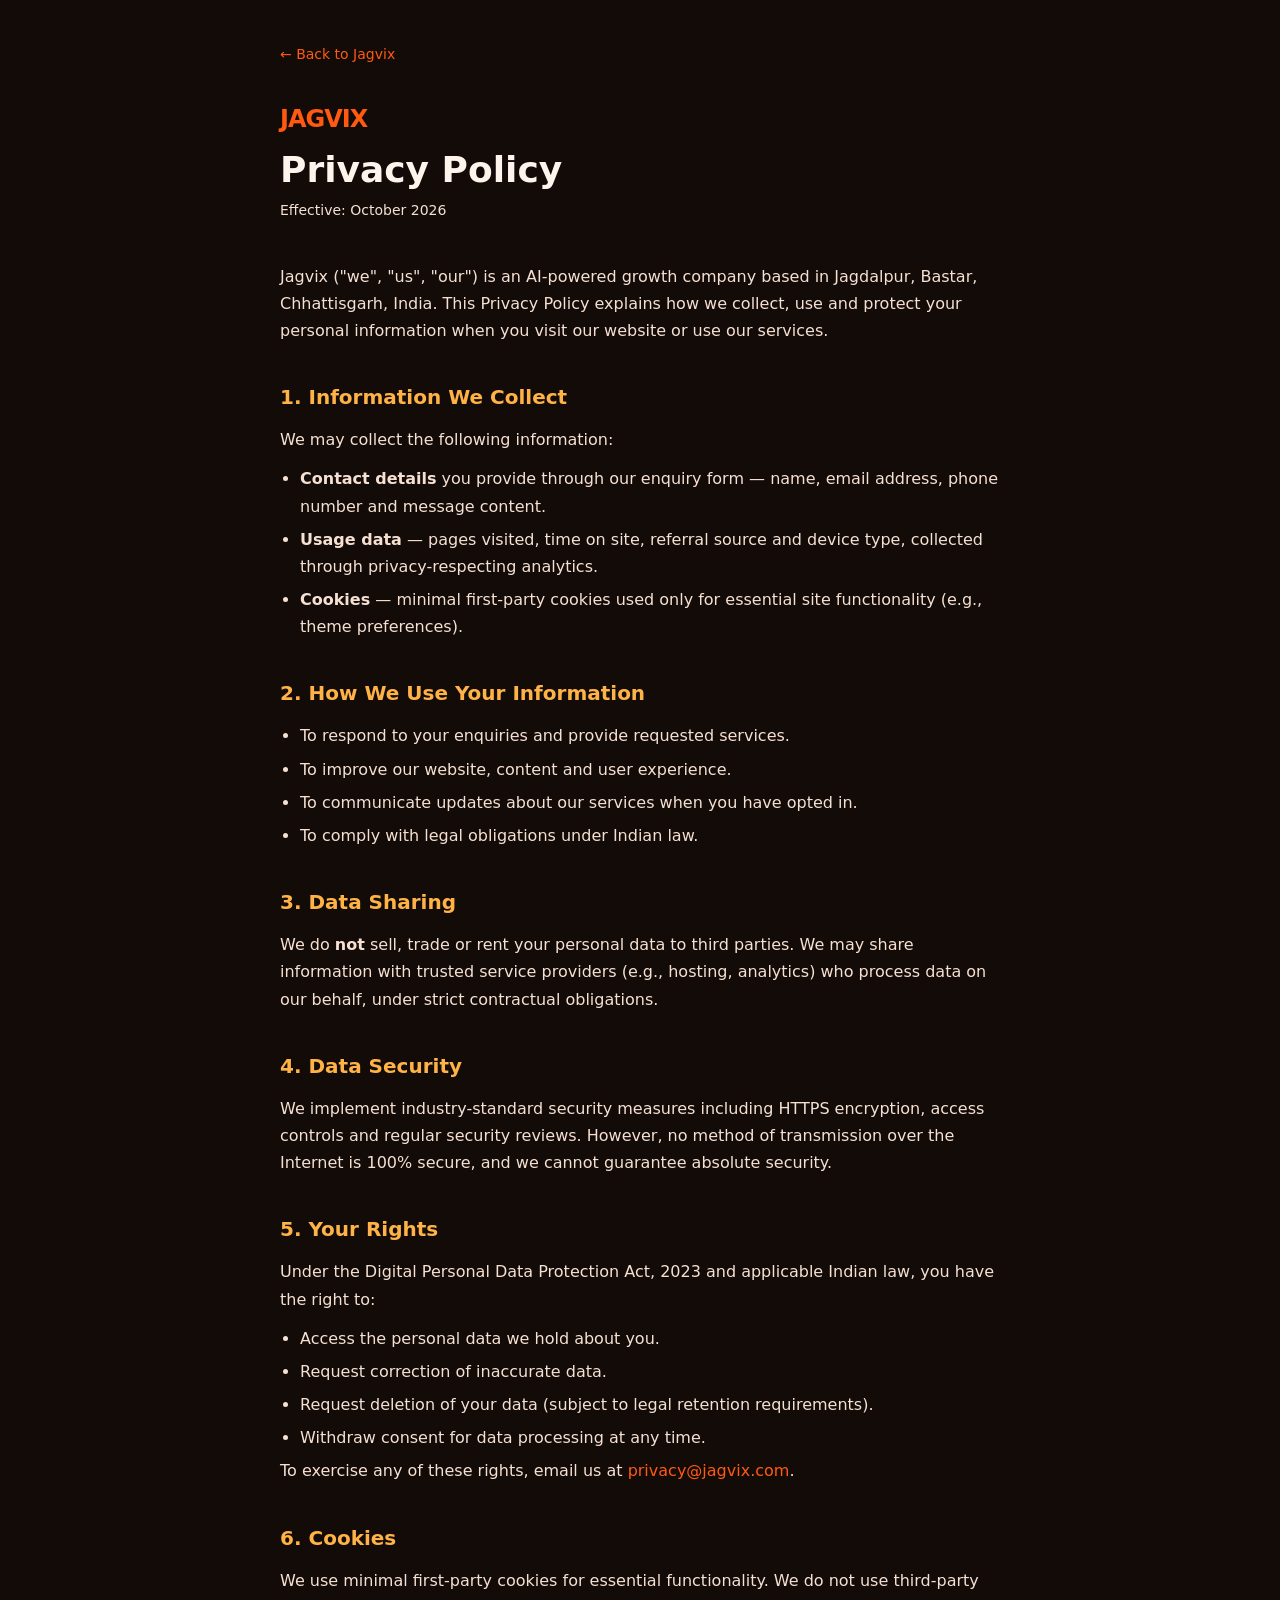
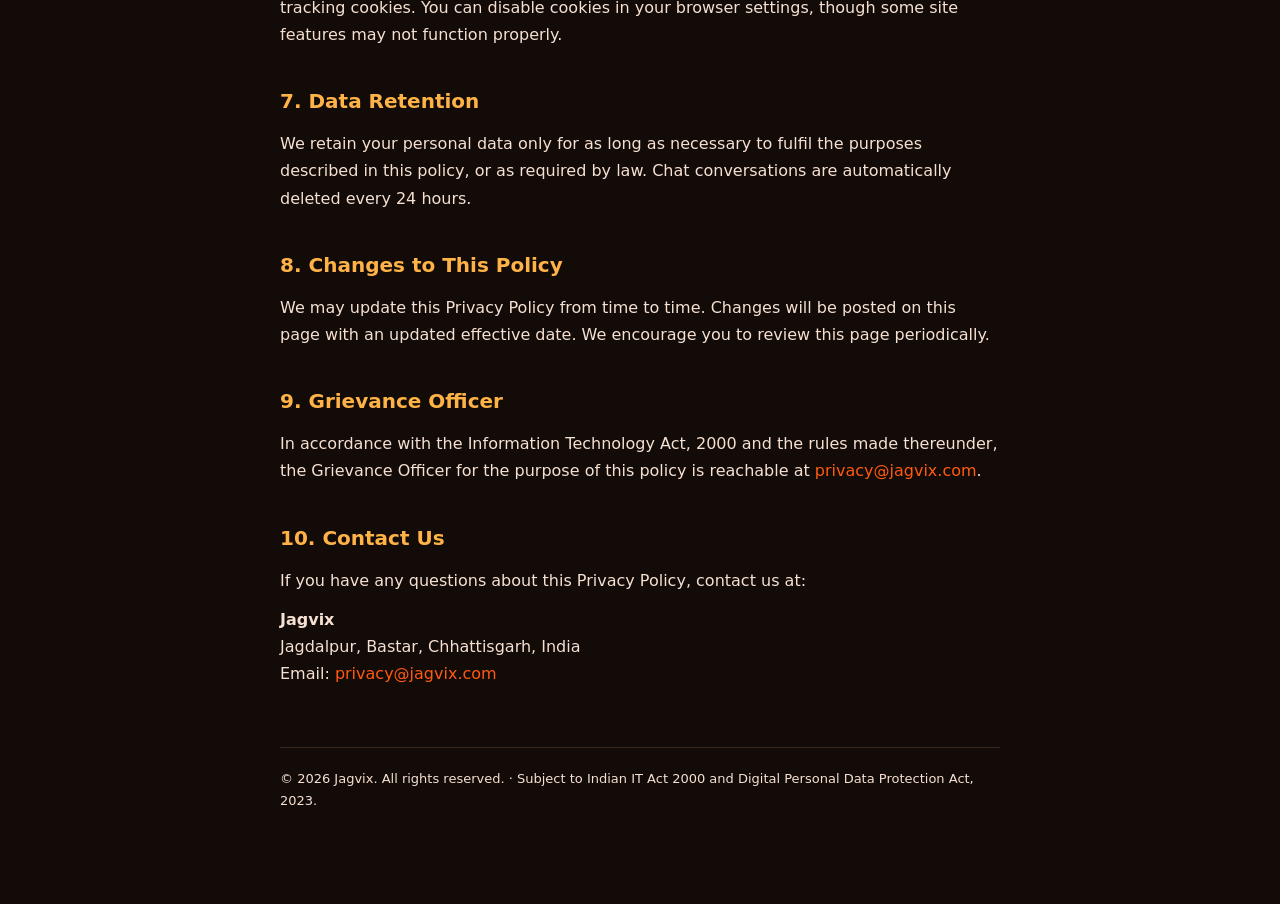
<file: pages/privacy-policy.html>
<!DOCTYPE html>
<html lang="en">
<head>
  <meta charset="utf-8">
  <meta name="viewport" content="width=device-width, initial-scale=1">
  <meta name="description" content="Privacy Policy — Jagvix AI-Powered Growth Company">
  <meta name="robots" content="noindex">
  <title>Privacy Policy — Jagvix</title>
  <link rel="icon" href="/assets/icons/favicon.svg" type="image/svg+xml">
  <style>
    *, *::before, *::after { box-sizing: border-box; margin: 0; padding: 0; }
    html { scroll-behavior: smooth; }
    body {
      font-family: system-ui, -apple-system, "Segoe UI", Roboto, sans-serif;
      background: #120b08; color: #fff4ec; font-size: 16px; line-height: 1.7;
    }
    .wrap { max-width: 760px; margin: 0 auto; padding: 40px 20px 80px; }
    a { color: #ff5a10; text-decoration: none; }
    a:hover { text-decoration: underline; }
    .back { display: inline-block; margin-bottom: 32px; font-size: 14px; }
    .brand { font-weight: 900; font-size: 24px; letter-spacing: -1px; color: #ff5a10; margin-bottom: 8px; }
    h1 { font-size: clamp(26px, 5vw, 36px); line-height: 1.2; margin-bottom: 8px; }
    .date { color: #f6e0d2; font-size: 14px; margin-bottom: 40px; }
    h2 { font-size: 20px; margin: 36px 0 12px; color: #ffb347; }
    p, li { margin-bottom: 12px; color: #f6e0d2; }
    ul { padding-left: 20px; }
    li { margin-bottom: 6px; }
    .footer-legal { border-top: 1px solid #3a261c; margin-top: 60px; padding-top: 20px; font-size: 13px; color: #6b5446; }
  </style>
</head>
<body>
  <div class="wrap">
    <a href="/" class="back">← Back to Jagvix</a>
    <div class="brand">JAGVIX</div>
    <h1>Privacy Policy</h1>
    <p class="date">Effective: October 2026</p>

    <p>Jagvix ("we", "us", "our") is an AI-powered growth company based in Jagdalpur, Bastar, Chhattisgarh, India. This Privacy Policy explains how we collect, use and protect your personal information when you visit our website or use our services.</p>

    <h2>1. Information We Collect</h2>
    <p>We may collect the following information:</p>
    <ul>
      <li><strong>Contact details</strong> you provide through our enquiry form — name, email address, phone number and message content.</li>
      <li><strong>Usage data</strong> — pages visited, time on site, referral source and device type, collected through privacy-respecting analytics.</li>
      <li><strong>Cookies</strong> — minimal first-party cookies used only for essential site functionality (e.g., theme preferences).</li>
    </ul>

    <h2>2. How We Use Your Information</h2>
    <ul>
      <li>To respond to your enquiries and provide requested services.</li>
      <li>To improve our website, content and user experience.</li>
      <li>To communicate updates about our services when you have opted in.</li>
      <li>To comply with legal obligations under Indian law.</li>
    </ul>

    <h2>3. Data Sharing</h2>
    <p>We do <strong>not</strong> sell, trade or rent your personal data to third parties. We may share information with trusted service providers (e.g., hosting, analytics) who process data on our behalf, under strict contractual obligations.</p>

    <h2>4. Data Security</h2>
    <p>We implement industry-standard security measures including HTTPS encryption, access controls and regular security reviews. However, no method of transmission over the Internet is 100% secure, and we cannot guarantee absolute security.</p>

    <h2>5. Your Rights</h2>
    <p>Under the Digital Personal Data Protection Act, 2023 and applicable Indian law, you have the right to:</p>
    <ul>
      <li>Access the personal data we hold about you.</li>
      <li>Request correction of inaccurate data.</li>
      <li>Request deletion of your data (subject to legal retention requirements).</li>
      <li>Withdraw consent for data processing at any time.</li>
    </ul>
    <p>To exercise any of these rights, email us at <a href="mailto:privacy@jagvix.com">privacy@jagvix.com</a>.</p>

    <h2>6. Cookies</h2>
    <p>We use minimal first-party cookies for essential functionality. We do not use third-party tracking cookies. You can disable cookies in your browser settings, though some site features may not function properly.</p>

    <h2>7. Data Retention</h2>
    <p>We retain your personal data only for as long as necessary to fulfil the purposes described in this policy, or as required by law. Chat conversations are automatically deleted every 24 hours.</p>

    <h2>8. Changes to This Policy</h2>
    <p>We may update this Privacy Policy from time to time. Changes will be posted on this page with an updated effective date. We encourage you to review this page periodically.</p>

    <h2>9. Grievance Officer</h2>
    <p>In accordance with the Information Technology Act, 2000 and the rules made thereunder, the Grievance Officer for the purpose of this policy is reachable at <a href="mailto:privacy@jagvix.com">privacy@jagvix.com</a>.</p>

    <h2>10. Contact Us</h2>
    <p>If you have any questions about this Privacy Policy, contact us at:</p>
    <p>
      <strong>Jagvix</strong><br>
      Jagdalpur, Bastar, Chhattisgarh, India<br>
      Email: <a href="mailto:privacy@jagvix.com">privacy@jagvix.com</a>
    </p>

    <div class="footer-legal">
      <p>© 2026 Jagvix. All rights reserved. · Subject to Indian IT Act 2000 and Digital Personal Data Protection Act, 2023.</p>
    </div>
  </div>
</body>
</html>
</file>
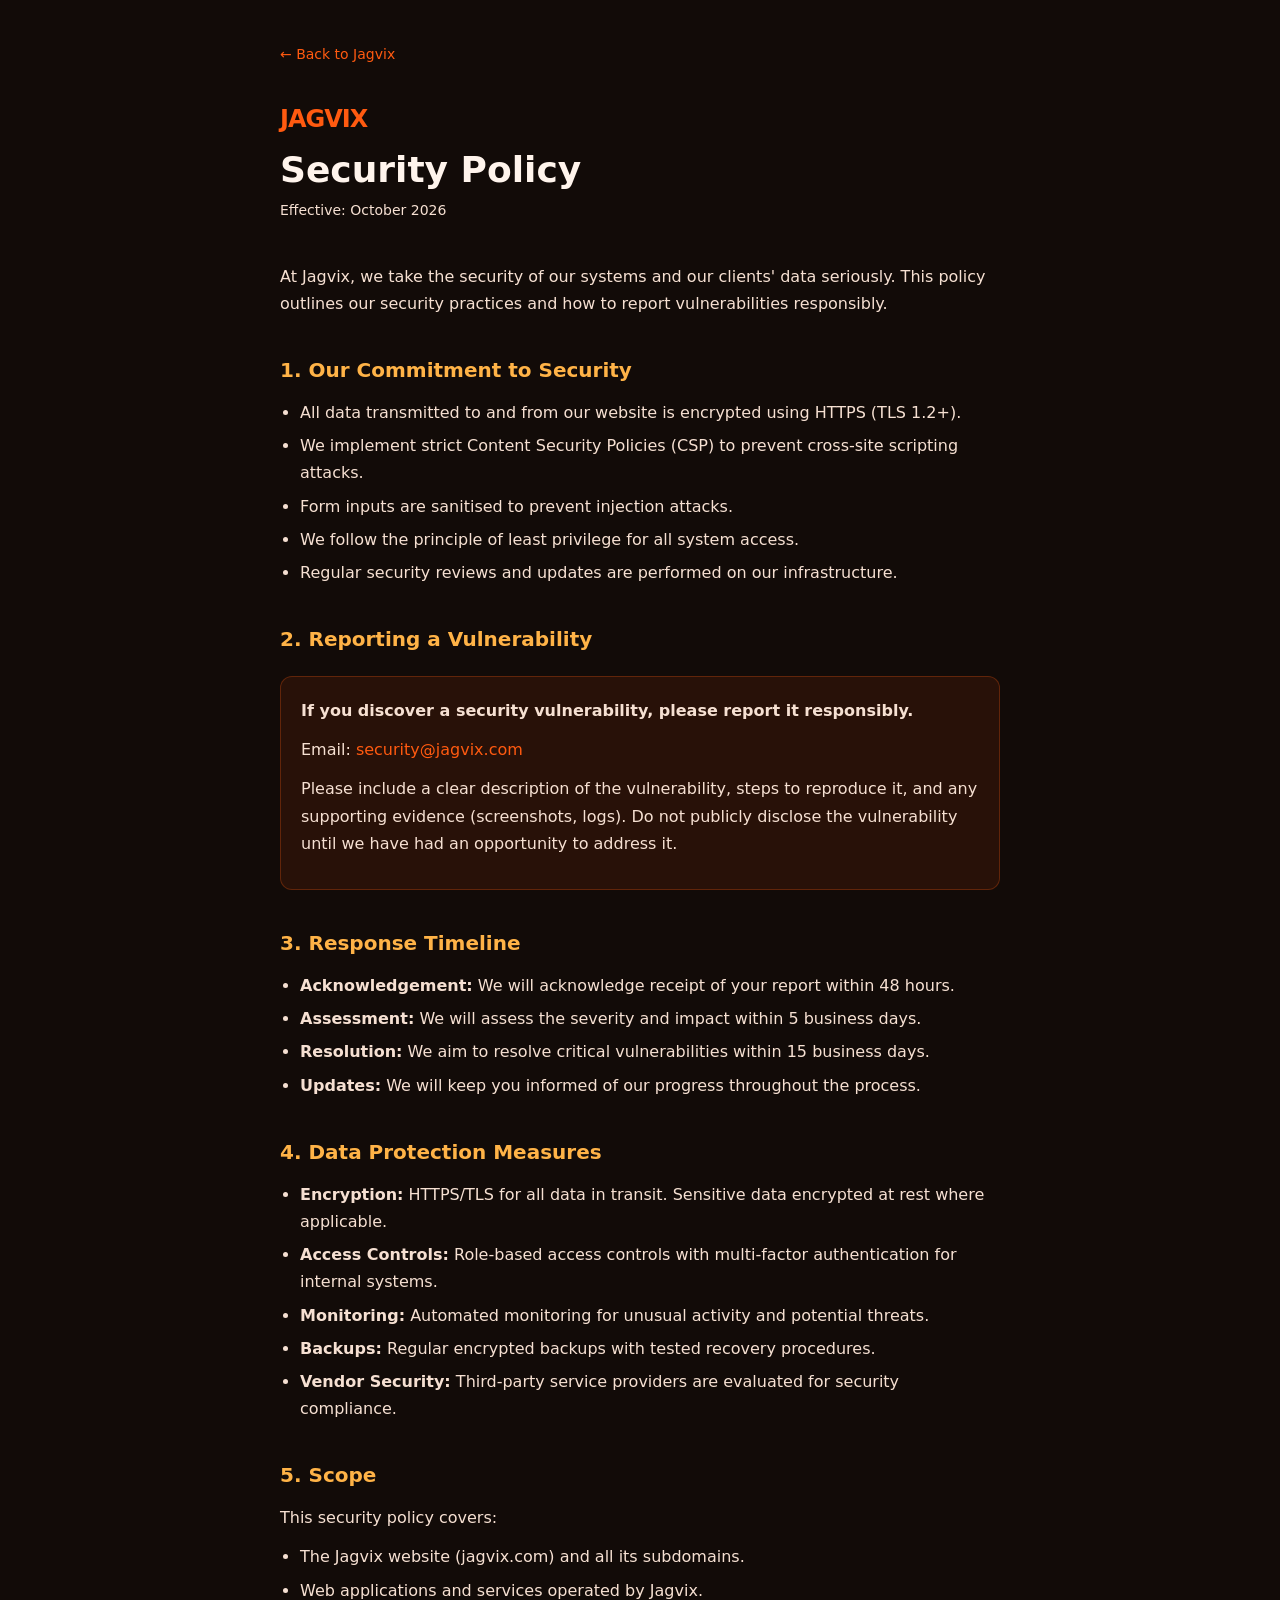
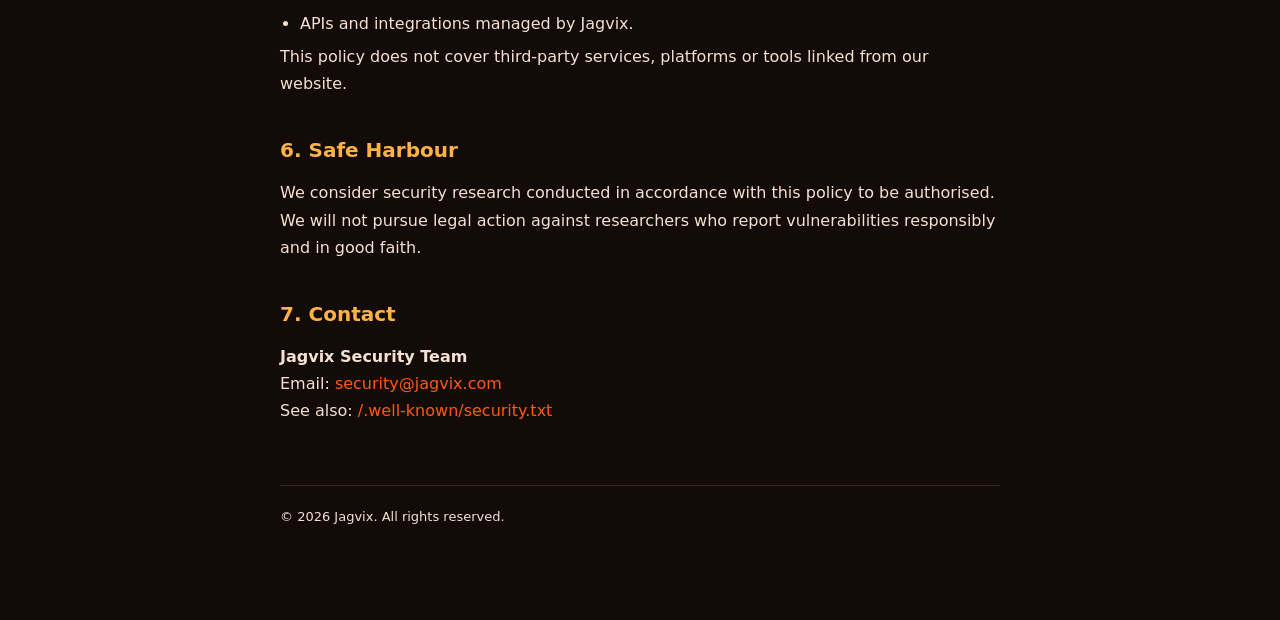
<file: pages/security-policy.html>
<!DOCTYPE html>
<html lang="en">
<head>
  <meta charset="utf-8">
  <meta name="viewport" content="width=device-width, initial-scale=1">
  <meta name="description" content="Security Policy — Jagvix AI-Powered Growth Company">
  <meta name="robots" content="noindex">
  <title>Security Policy — Jagvix</title>
  <link rel="icon" href="/assets/icons/favicon.svg" type="image/svg+xml">
  <style>
    *, *::before, *::after { box-sizing: border-box; margin: 0; padding: 0; }
    html { scroll-behavior: smooth; }
    body {
      font-family: system-ui, -apple-system, "Segoe UI", Roboto, sans-serif;
      background: #120b08; color: #fff4ec; font-size: 16px; line-height: 1.7;
    }
    .wrap { max-width: 760px; margin: 0 auto; padding: 40px 20px 80px; }
    a { color: #ff5a10; text-decoration: none; }
    a:hover { text-decoration: underline; }
    .back { display: inline-block; margin-bottom: 32px; font-size: 14px; }
    .brand { font-weight: 900; font-size: 24px; letter-spacing: -1px; color: #ff5a10; margin-bottom: 8px; }
    h1 { font-size: clamp(26px, 5vw, 36px); line-height: 1.2; margin-bottom: 8px; }
    .date { color: #f6e0d2; font-size: 14px; margin-bottom: 40px; }
    h2 { font-size: 20px; margin: 36px 0 12px; color: #ffb347; }
    p, li { margin-bottom: 12px; color: #f6e0d2; }
    ul { padding-left: 20px; }
    li { margin-bottom: 6px; }
    .highlight { background: #ff5a1018; border: 1px solid #ff5a1044; border-radius: 12px; padding: 20px; margin: 20px 0; }
    .footer-legal { border-top: 1px solid #3a261c; margin-top: 60px; padding-top: 20px; font-size: 13px; color: #6b5446; }
  </style>
</head>
<body>
  <div class="wrap">
    <a href="/" class="back">← Back to Jagvix</a>
    <div class="brand">JAGVIX</div>
    <h1>Security Policy</h1>
    <p class="date">Effective: October 2026</p>

    <p>At Jagvix, we take the security of our systems and our clients' data seriously. This policy outlines our security practices and how to report vulnerabilities responsibly.</p>

    <h2>1. Our Commitment to Security</h2>
    <ul>
      <li>All data transmitted to and from our website is encrypted using HTTPS (TLS 1.2+).</li>
      <li>We implement strict Content Security Policies (CSP) to prevent cross-site scripting attacks.</li>
      <li>Form inputs are sanitised to prevent injection attacks.</li>
      <li>We follow the principle of least privilege for all system access.</li>
      <li>Regular security reviews and updates are performed on our infrastructure.</li>
    </ul>

    <h2>2. Reporting a Vulnerability</h2>
    <div class="highlight">
      <p><strong>If you discover a security vulnerability, please report it responsibly.</strong></p>
      <p>Email: <a href="mailto:security@jagvix.com">security@jagvix.com</a></p>
      <p>Please include a clear description of the vulnerability, steps to reproduce it, and any supporting evidence (screenshots, logs). Do not publicly disclose the vulnerability until we have had an opportunity to address it.</p>
    </div>

    <h2>3. Response Timeline</h2>
    <ul>
      <li><strong>Acknowledgement:</strong> We will acknowledge receipt of your report within 48 hours.</li>
      <li><strong>Assessment:</strong> We will assess the severity and impact within 5 business days.</li>
      <li><strong>Resolution:</strong> We aim to resolve critical vulnerabilities within 15 business days.</li>
      <li><strong>Updates:</strong> We will keep you informed of our progress throughout the process.</li>
    </ul>

    <h2>4. Data Protection Measures</h2>
    <ul>
      <li><strong>Encryption:</strong> HTTPS/TLS for all data in transit. Sensitive data encrypted at rest where applicable.</li>
      <li><strong>Access Controls:</strong> Role-based access controls with multi-factor authentication for internal systems.</li>
      <li><strong>Monitoring:</strong> Automated monitoring for unusual activity and potential threats.</li>
      <li><strong>Backups:</strong> Regular encrypted backups with tested recovery procedures.</li>
      <li><strong>Vendor Security:</strong> Third-party service providers are evaluated for security compliance.</li>
    </ul>

    <h2>5. Scope</h2>
    <p>This security policy covers:</p>
    <ul>
      <li>The Jagvix website (jagvix.com) and all its subdomains.</li>
      <li>Web applications and services operated by Jagvix.</li>
      <li>APIs and integrations managed by Jagvix.</li>
    </ul>
    <p>This policy does not cover third-party services, platforms or tools linked from our website.</p>

    <h2>6. Safe Harbour</h2>
    <p>We consider security research conducted in accordance with this policy to be authorised. We will not pursue legal action against researchers who report vulnerabilities responsibly and in good faith.</p>

    <h2>7. Contact</h2>
    <p>
      <strong>Jagvix Security Team</strong><br>
      Email: <a href="mailto:security@jagvix.com">security@jagvix.com</a><br>
      See also: <a href="/.well-known/security.txt">/.well-known/security.txt</a>
    </p>

    <div class="footer-legal">
      <p>© 2026 Jagvix. All rights reserved.</p>
    </div>
  </div>
</body>
</html>
</file>
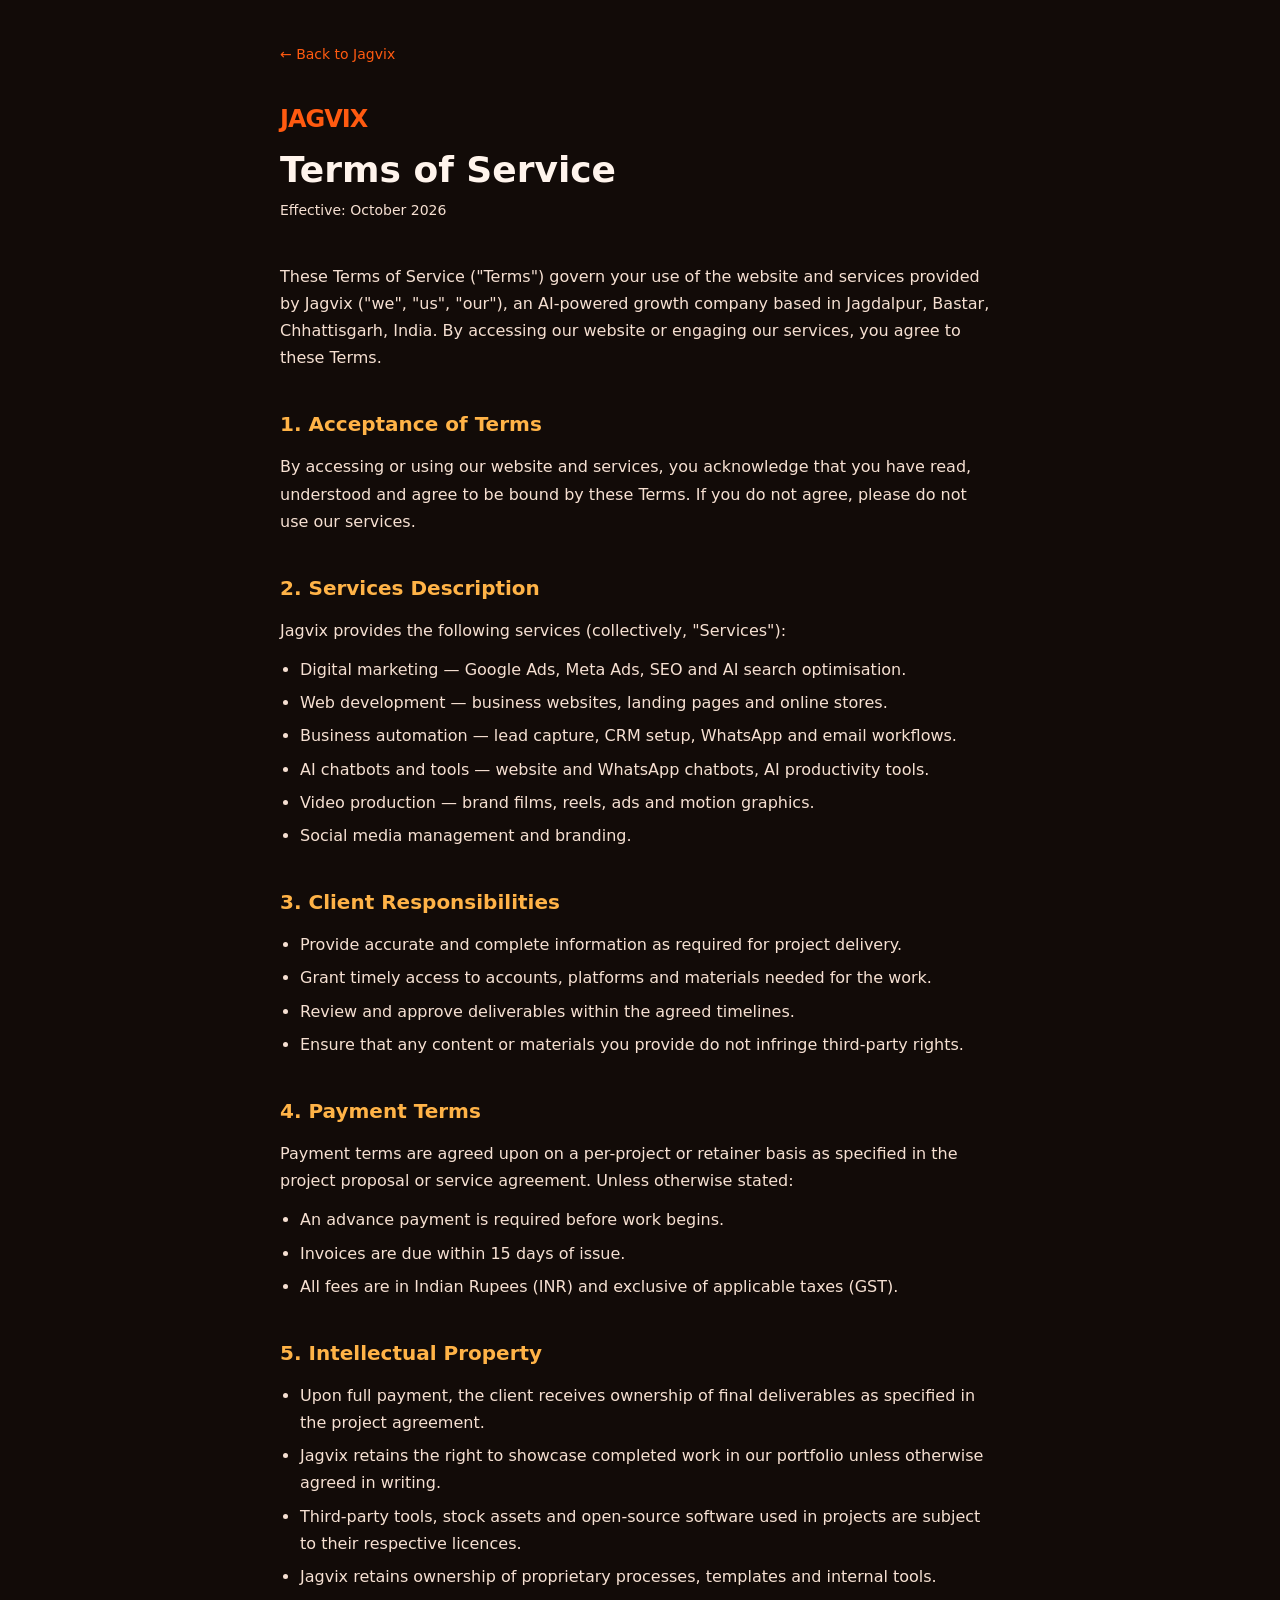
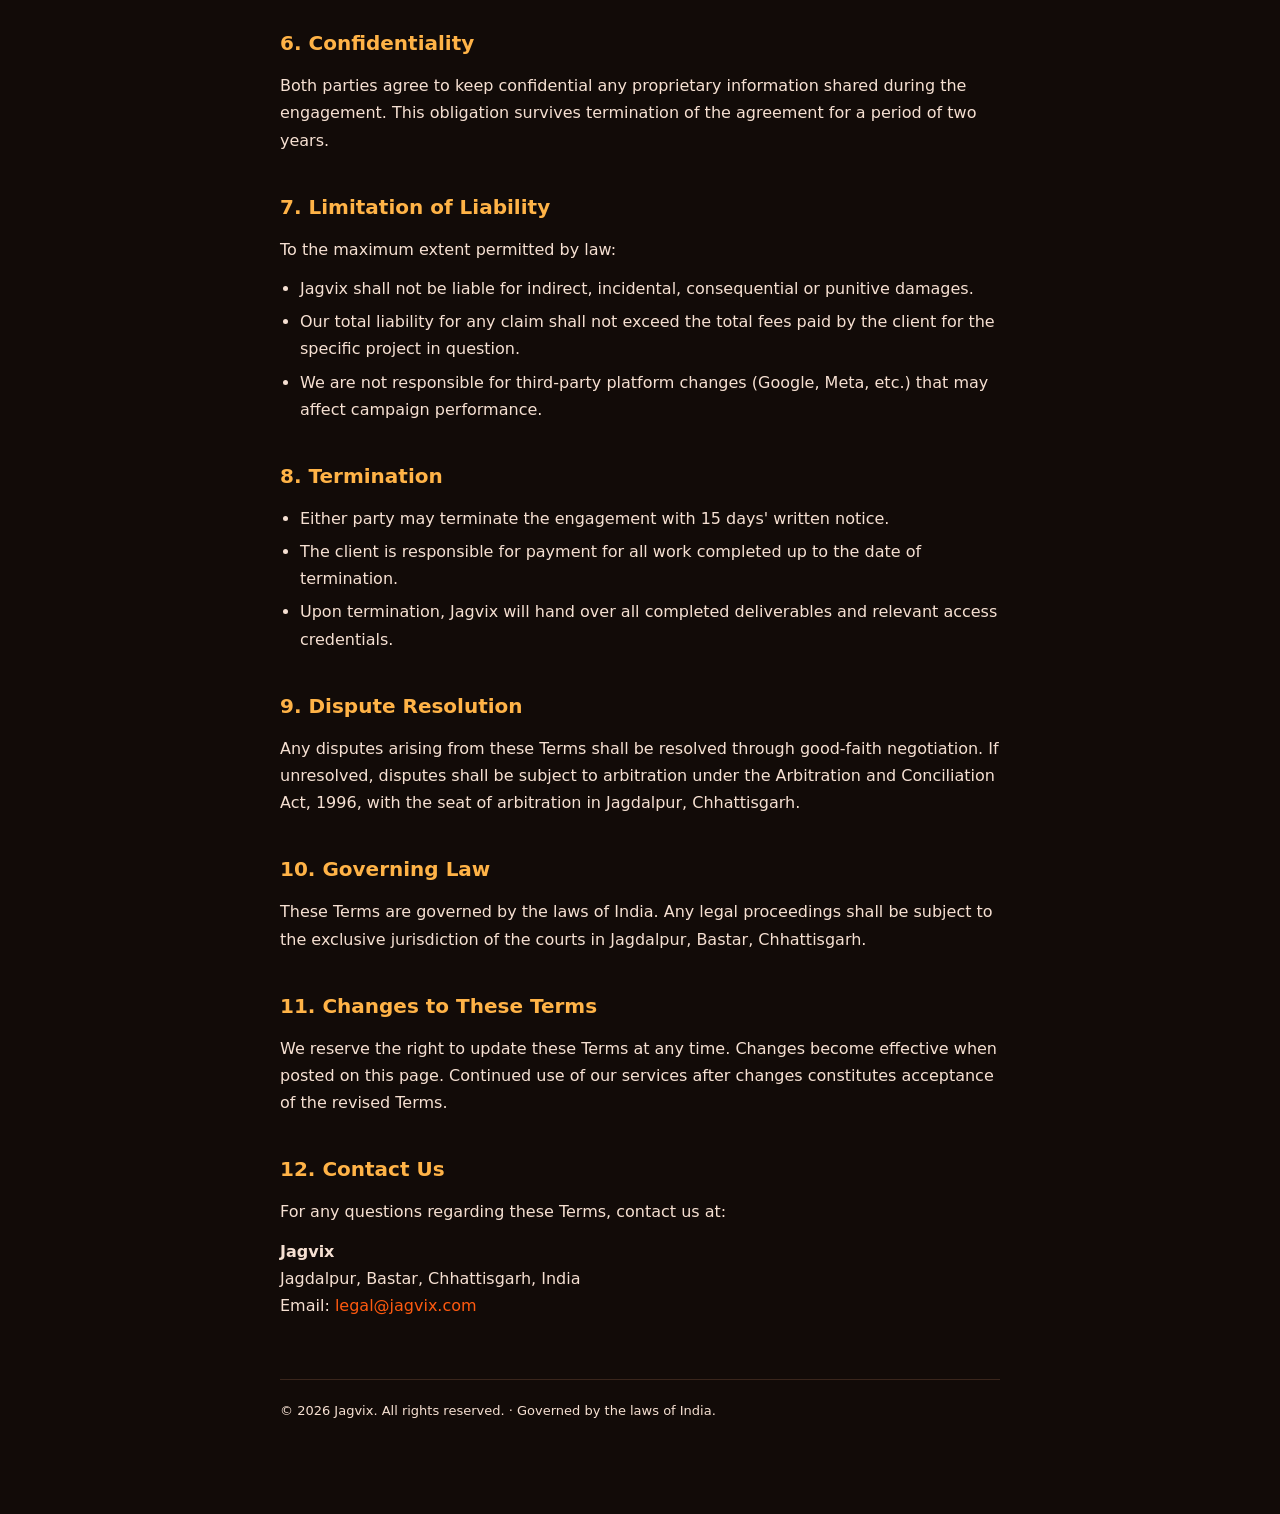
<file: pages/terms-of-service.html>
<!DOCTYPE html>
<html lang="en">
<head>
  <meta charset="utf-8">
  <meta name="viewport" content="width=device-width, initial-scale=1">
  <meta name="description" content="Terms of Service — Jagvix AI-Powered Growth Company">
  <meta name="robots" content="noindex">
  <title>Terms of Service — Jagvix</title>
  <link rel="icon" href="/assets/icons/favicon.svg" type="image/svg+xml">
  <style>
    *, *::before, *::after { box-sizing: border-box; margin: 0; padding: 0; }
    html { scroll-behavior: smooth; }
    body {
      font-family: system-ui, -apple-system, "Segoe UI", Roboto, sans-serif;
      background: #120b08; color: #fff4ec; font-size: 16px; line-height: 1.7;
    }
    .wrap { max-width: 760px; margin: 0 auto; padding: 40px 20px 80px; }
    a { color: #ff5a10; text-decoration: none; }
    a:hover { text-decoration: underline; }
    .back { display: inline-block; margin-bottom: 32px; font-size: 14px; }
    .brand { font-weight: 900; font-size: 24px; letter-spacing: -1px; color: #ff5a10; margin-bottom: 8px; }
    h1 { font-size: clamp(26px, 5vw, 36px); line-height: 1.2; margin-bottom: 8px; }
    .date { color: #f6e0d2; font-size: 14px; margin-bottom: 40px; }
    h2 { font-size: 20px; margin: 36px 0 12px; color: #ffb347; }
    p, li { margin-bottom: 12px; color: #f6e0d2; }
    ul { padding-left: 20px; }
    li { margin-bottom: 6px; }
    .footer-legal { border-top: 1px solid #3a261c; margin-top: 60px; padding-top: 20px; font-size: 13px; color: #6b5446; }
  </style>
</head>
<body>
  <div class="wrap">
    <a href="/" class="back">← Back to Jagvix</a>
    <div class="brand">JAGVIX</div>
    <h1>Terms of Service</h1>
    <p class="date">Effective: October 2026</p>

    <p>These Terms of Service ("Terms") govern your use of the website and services provided by Jagvix ("we", "us", "our"), an AI-powered growth company based in Jagdalpur, Bastar, Chhattisgarh, India. By accessing our website or engaging our services, you agree to these Terms.</p>

    <h2>1. Acceptance of Terms</h2>
    <p>By accessing or using our website and services, you acknowledge that you have read, understood and agree to be bound by these Terms. If you do not agree, please do not use our services.</p>

    <h2>2. Services Description</h2>
    <p>Jagvix provides the following services (collectively, "Services"):</p>
    <ul>
      <li>Digital marketing — Google Ads, Meta Ads, SEO and AI search optimisation.</li>
      <li>Web development — business websites, landing pages and online stores.</li>
      <li>Business automation — lead capture, CRM setup, WhatsApp and email workflows.</li>
      <li>AI chatbots and tools — website and WhatsApp chatbots, AI productivity tools.</li>
      <li>Video production — brand films, reels, ads and motion graphics.</li>
      <li>Social media management and branding.</li>
    </ul>

    <h2>3. Client Responsibilities</h2>
    <ul>
      <li>Provide accurate and complete information as required for project delivery.</li>
      <li>Grant timely access to accounts, platforms and materials needed for the work.</li>
      <li>Review and approve deliverables within the agreed timelines.</li>
      <li>Ensure that any content or materials you provide do not infringe third-party rights.</li>
    </ul>

    <h2>4. Payment Terms</h2>
    <p>Payment terms are agreed upon on a per-project or retainer basis as specified in the project proposal or service agreement. Unless otherwise stated:</p>
    <ul>
      <li>An advance payment is required before work begins.</li>
      <li>Invoices are due within 15 days of issue.</li>
      <li>All fees are in Indian Rupees (INR) and exclusive of applicable taxes (GST).</li>
    </ul>

    <h2>5. Intellectual Property</h2>
    <ul>
      <li>Upon full payment, the client receives ownership of final deliverables as specified in the project agreement.</li>
      <li>Jagvix retains the right to showcase completed work in our portfolio unless otherwise agreed in writing.</li>
      <li>Third-party tools, stock assets and open-source software used in projects are subject to their respective licences.</li>
      <li>Jagvix retains ownership of proprietary processes, templates and internal tools.</li>
    </ul>

    <h2>6. Confidentiality</h2>
    <p>Both parties agree to keep confidential any proprietary information shared during the engagement. This obligation survives termination of the agreement for a period of two years.</p>

    <h2>7. Limitation of Liability</h2>
    <p>To the maximum extent permitted by law:</p>
    <ul>
      <li>Jagvix shall not be liable for indirect, incidental, consequential or punitive damages.</li>
      <li>Our total liability for any claim shall not exceed the total fees paid by the client for the specific project in question.</li>
      <li>We are not responsible for third-party platform changes (Google, Meta, etc.) that may affect campaign performance.</li>
    </ul>

    <h2>8. Termination</h2>
    <ul>
      <li>Either party may terminate the engagement with 15 days' written notice.</li>
      <li>The client is responsible for payment for all work completed up to the date of termination.</li>
      <li>Upon termination, Jagvix will hand over all completed deliverables and relevant access credentials.</li>
    </ul>

    <h2>9. Dispute Resolution</h2>
    <p>Any disputes arising from these Terms shall be resolved through good-faith negotiation. If unresolved, disputes shall be subject to arbitration under the Arbitration and Conciliation Act, 1996, with the seat of arbitration in Jagdalpur, Chhattisgarh.</p>

    <h2>10. Governing Law</h2>
    <p>These Terms are governed by the laws of India. Any legal proceedings shall be subject to the exclusive jurisdiction of the courts in Jagdalpur, Bastar, Chhattisgarh.</p>

    <h2>11. Changes to These Terms</h2>
    <p>We reserve the right to update these Terms at any time. Changes become effective when posted on this page. Continued use of our services after changes constitutes acceptance of the revised Terms.</p>

    <h2>12. Contact Us</h2>
    <p>For any questions regarding these Terms, contact us at:</p>
    <p>
      <strong>Jagvix</strong><br>
      Jagdalpur, Bastar, Chhattisgarh, India<br>
      Email: <a href="mailto:legal@jagvix.com">legal@jagvix.com</a>
    </p>

    <div class="footer-legal">
      <p>© 2026 Jagvix. All rights reserved. · Governed by the laws of India.</p>
    </div>
  </div>
</body>
</html>
</file>
